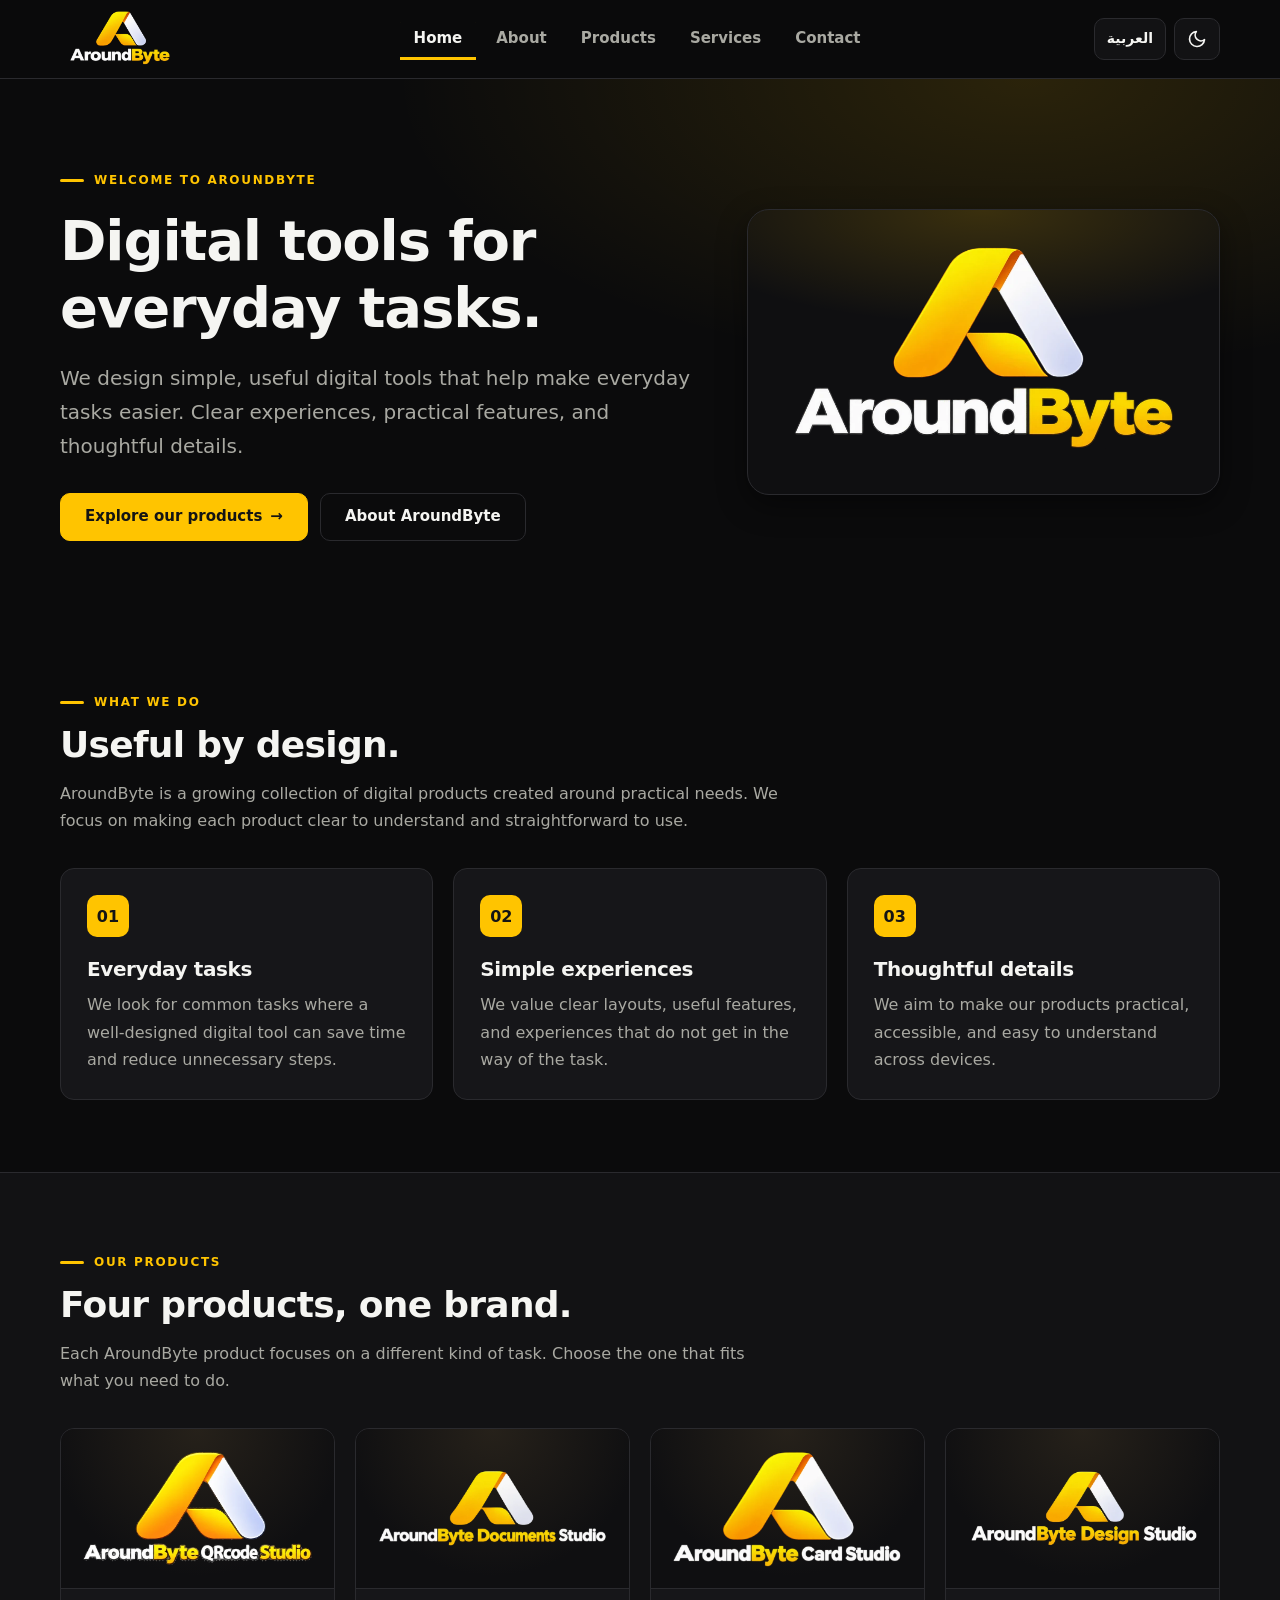
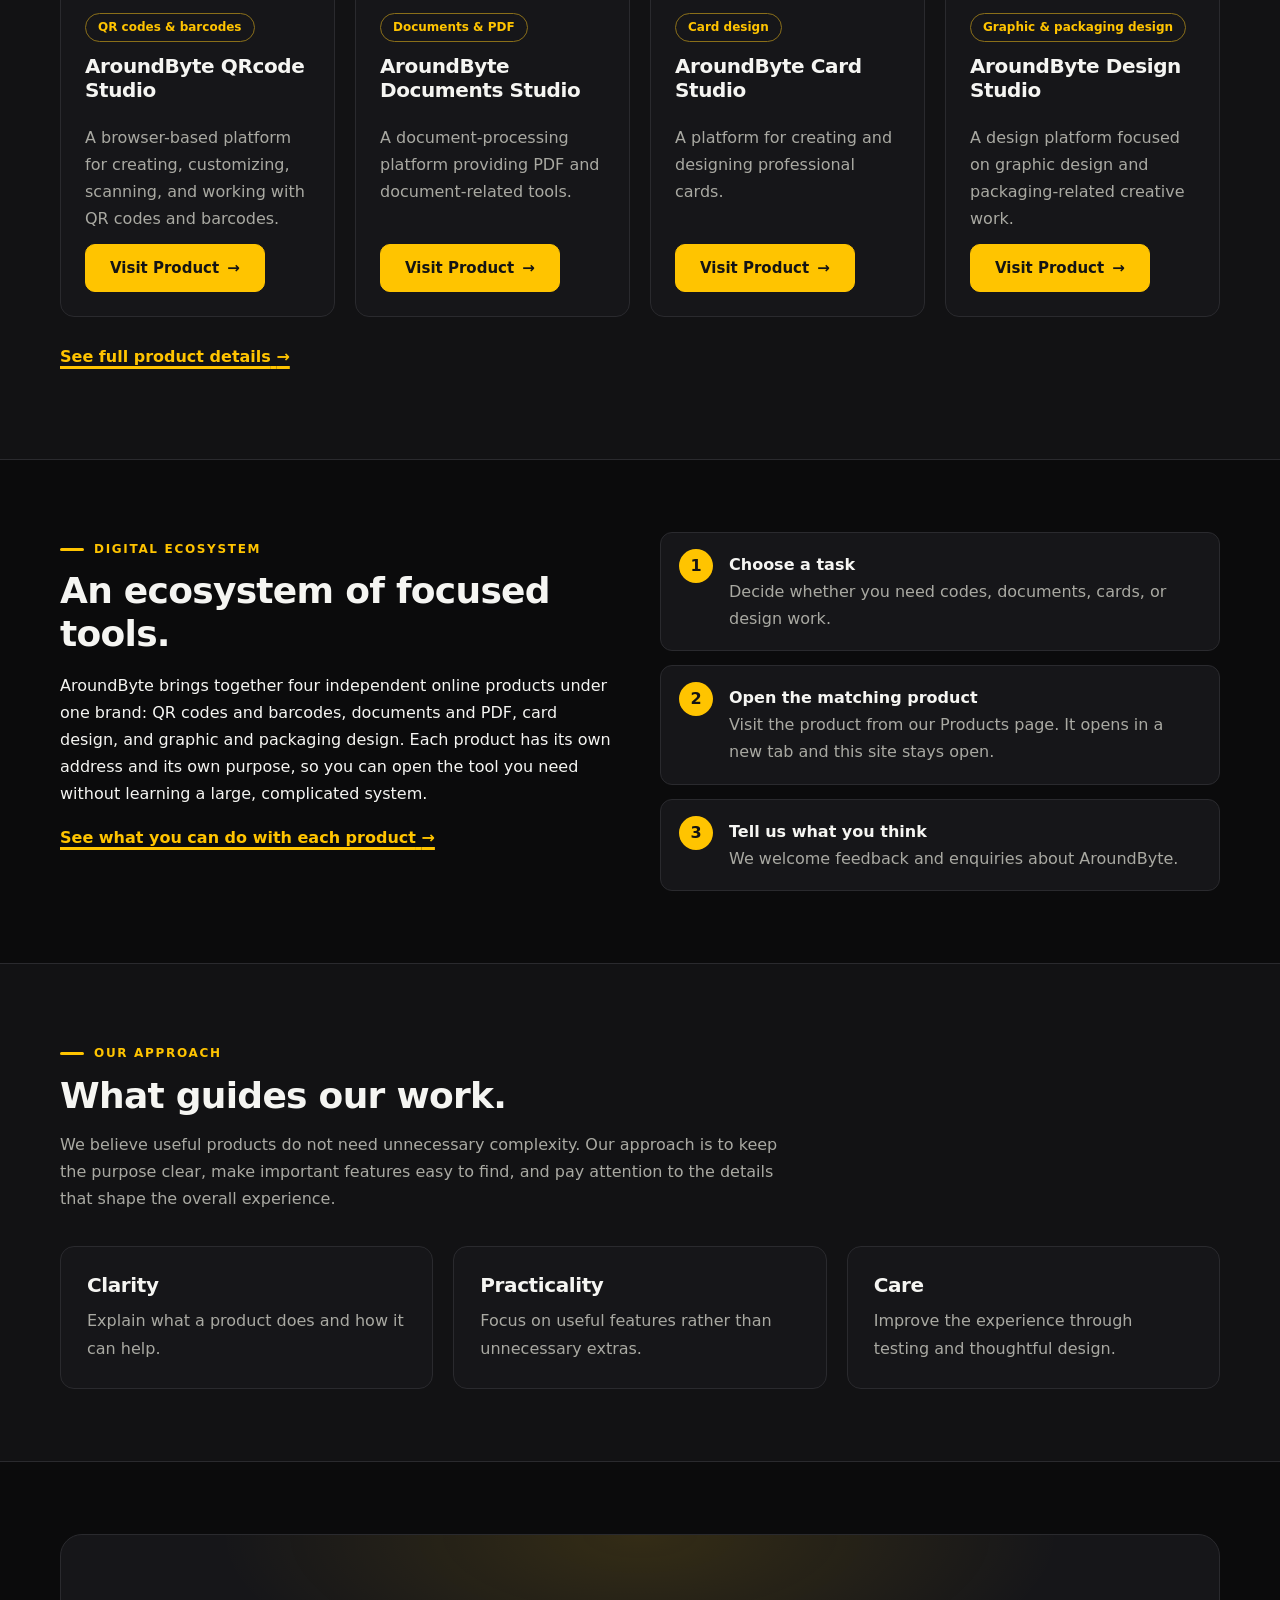
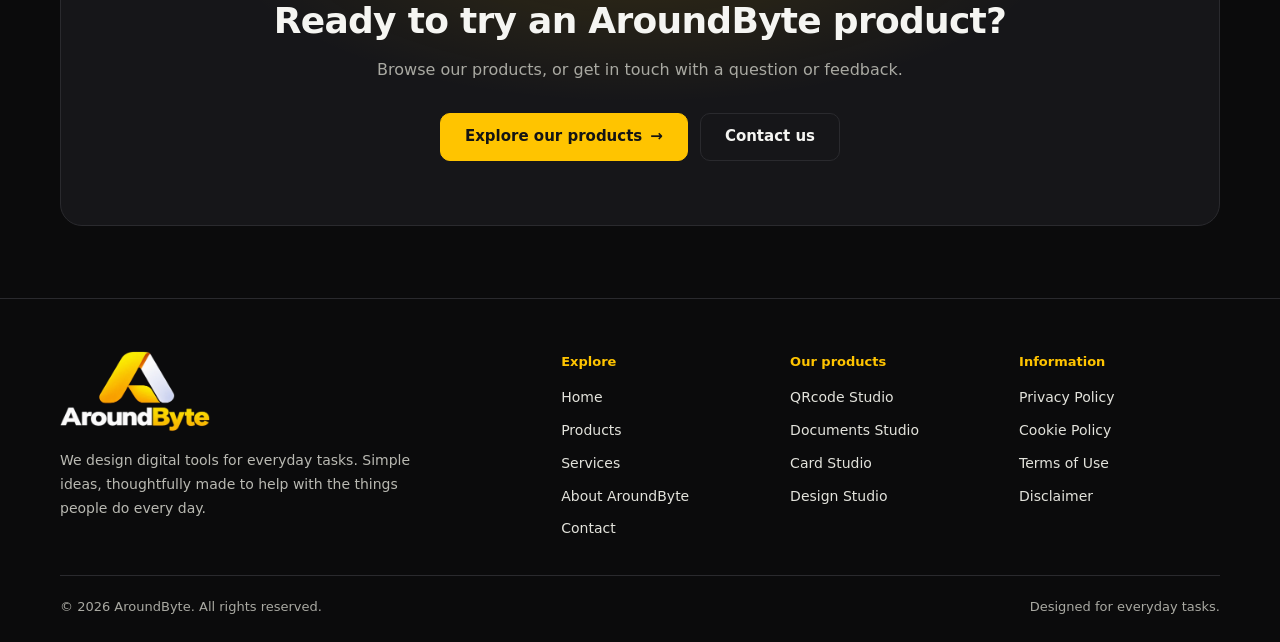
<file: index.html>
<!doctype html>
<html lang="en" dir="ltr" data-theme="dark">
<head>
<script async src="https://pagead2.googlesyndication.com/pagead/js/adsbygoogle.js?client=ca-pub-2368362978436357"
     crossorigin="anonymous"></script>
<meta charset="utf-8">
<meta name="viewport" content="width=device-width, initial-scale=1">
<script>(function(){var d=document.documentElement;try{var th=localStorage.getItem('ab-theme'),lg=localStorage.getItem('ab-lang');d.setAttribute('data-theme',th==='light'?'light':'dark');if(lg==='ar'){d.lang='ar';d.dir='rtl';d.classList.add('i18n-pending');setTimeout(function(){d.classList.remove('i18n-pending')},2000)}}catch(e){d.setAttribute('data-theme','dark')}})();</script>
<title>AroundByte — Digital Tools for Everyday Tasks</title>
<meta name="description" content="AroundByte designs simple digital tools for everyday tasks. Explore our four products: QR code and barcode, documents and PDF, card design, and graphic design.">
<meta name="theme-color" content="#0b0b0c">
<meta name="robots" content="index, follow">
<link rel="canonical" href="https://aroundbyte.com/">
<meta property="og:type" content="website">
<meta property="og:site_name" content="AroundByte">
<meta property="og:title" content="AroundByte — Digital Tools for Everyday Tasks">
<meta property="og:description" content="AroundByte designs simple digital tools for everyday tasks. Explore our four products: QR code and barcode, documents and PDF, card design, and graphic design.">
<meta property="og:url" content="https://aroundbyte.com/">
<meta property="og:image" content="https://aroundbyte.com/assets/og-image.png">
<meta property="og:locale" content="en_US">
<meta name="twitter:card" content="summary_large_image">
<meta name="twitter:title" content="AroundByte — Digital Tools for Everyday Tasks">
<meta name="twitter:description" content="AroundByte designs simple digital tools for everyday tasks. Explore our four products: QR code and barcode, documents and PDF, card design, and graphic design.">
<meta name="twitter:image" content="https://aroundbyte.com/assets/og-image.png">
<link rel="icon" href="assets/favicon.png" type="image/png">
<link rel="icon" href="assets/favicon.svg" type="image/svg+xml">
<link rel="apple-touch-icon" href="assets/apple-touch-icon.png">
<link rel="stylesheet" href="assets/style.css">
<script type="application/ld+json">{"@context": "https://schema.org", "@type": "Organization", "name": "AroundByte", "url": "https://aroundbyte.com/", "logo": "https://aroundbyte.com/assets/favicon.png", "email": "mubarakdigitals26@gmail.com"}</script>
</head>
<body data-page="home">
<a class="skip" href="#main"><span data-i18n="k55">Skip to content</span></a>
<header class="site-header"><div class="container nav-wrap">
<a class="brand" href="index.html" data-i18n-aria-label="k56" aria-label="AroundByte home"><img src="assets/logo-aroundbyte.webp" width="720" height="402" alt="AroundByte logo" decoding="async"></a>
<nav class="nav" id="site-nav" data-i18n-aria-label="k57" aria-label="Main navigation"><a href="index.html" aria-current="page"><span data-i18n="k50">Home</span></a><a href="about.html"><span data-i18n="k51">About</span></a><a href="products.html"><span data-i18n="k52">Products</span></a><a href="services.html"><span data-i18n="k53">Services</span></a><a href="contact.html"><span data-i18n="k54">Contact</span></a></nav>
<div class="tools">
<button class="lang-btn" id="lang-btn" type="button" lang="ar" aria-label="التبديل إلى العربية">العربية</button>
<button class="icon-btn" id="theme-btn" type="button" aria-pressed="false" data-i18n-aria-label="k58" aria-label="Toggle light and dark theme"><svg class="i-sun" viewBox="0 0 24 24" aria-hidden="true"><circle cx="12" cy="12" r="4"/><path d="M12 2v2M12 20v2M4.9 4.9l1.4 1.4M17.7 17.7l1.4 1.4M2 12h2M20 12h2M4.9 19.1l1.4-1.4M17.7 6.3l1.4-1.4"/></svg><svg class="i-moon" viewBox="0 0 24 24" aria-hidden="true"><path d="M21 12.8A9 9 0 1 1 11.2 3a7 7 0 0 0 9.8 9.8z"/></svg></button>
<button class="icon-btn menu-toggle" type="button" aria-expanded="false" aria-controls="site-nav" data-i18n-aria-label="k59" aria-label="Toggle navigation menu"><svg viewBox="0 0 24 24" aria-hidden="true"><path d="M3 6h18M3 12h18M3 18h18"/></svg></button>
</div></div></header>
<main id="main">
<section class="hero"><div class="container hero-grid"><div>
<span class="eyebrow" data-i18n="k12">Welcome to AroundByte</span>
<h1><span data-i18n="k13">Digital tools for everyday tasks.</span></h1>
<p class="lead" data-i18n="k14">We design simple, useful digital tools that help make everyday tasks easier. Clear experiences, practical features, and thoughtful details.</p>
<div class="hero-actions"><a class="button" href="products.html"><span data-i18n="k15">Explore our products</span><span class="arrow" aria-hidden="true">→</span></a><a class="button secondary" href="about.html"><span data-i18n="k16">About AroundByte</span></a></div>
</div><div class="hero-logo"><img src="assets/logo-aroundbyte.webp" width="720" height="402" alt="AroundByte company logo" decoding="async" fetchpriority="high"></div></div></section>

<section class="section"><div class="container">
<div class="section-head"><span class="eyebrow" data-i18n="k17">What we do</span><h2 style="margin-top:10px"><span data-i18n="k18">Useful by design.</span></h2><p data-i18n="k19">AroundByte is a growing collection of digital products created around practical needs. We focus on making each product clear to understand and straightforward to use.</p></div>
<div class="grid g3"><article class="card"><div class="card-mark">01</div><h3><span data-i18n="k0">Everyday tasks</span></h3><p data-i18n="k1">We look for common tasks where a well-designed digital tool can save time and reduce unnecessary steps.</p></article><article class="card"><div class="card-mark">02</div><h3><span data-i18n="k2">Simple experiences</span></h3><p data-i18n="k3">We value clear layouts, useful features, and experiences that do not get in the way of the task.</p></article><article class="card"><div class="card-mark">03</div><h3><span data-i18n="k4">Thoughtful details</span></h3><p data-i18n="k5">We aim to make our products practical, accessible, and easy to understand across devices.</p></article></div></div></section>

<section class="section soft"><div class="container">
<div class="section-head"><span class="eyebrow" data-i18n="k20">Our products</span><h2 style="margin-top:10px"><span data-i18n="k21">Four products, one brand.</span></h2><p data-i18n="k22">Each AroundByte product focuses on a different kind of task. Choose the one that fits what you need to do.</p></div>
<div class="grid g4"><article class="card product"><a class="logo-plate" href="https://qrcodestudio.aroundbyte.com/" target="_blank" rel="noopener noreferrer" tabindex="-1" aria-hidden="true"><img src="assets/logo-qrcode.webp" width="760" height="377" alt="AroundByte QRcode Studio logo" loading="lazy" decoding="async"></a><div class="product-body"><span class="pill" data-i18n="k23">QR codes & barcodes</span><h3>AroundByte QRcode Studio</h3><p data-i18n="k24">A browser-based platform for creating, customizing, scanning, and working with QR codes and barcodes.</p><a class="button" href="https://qrcodestudio.aroundbyte.com/" target="_blank" rel="noopener noreferrer"><span data-i18n="k25">Visit Product</span><span class="arrow" aria-hidden="true">→</span><span class="sr"> — AroundByte QRcode Studio <span data-i18n="k26">(opens in a new tab)</span></span></a></div></article><article class="card product"><a class="logo-plate" href="https://documentsstudio.aroundbyte.com/" target="_blank" rel="noopener noreferrer" tabindex="-1" aria-hidden="true"><img src="assets/logo-documents.webp" width="760" height="258" alt="AroundByte Documents Studio logo" loading="lazy" decoding="async"></a><div class="product-body"><span class="pill" data-i18n="k27">Documents & PDF</span><h3>AroundByte Documents Studio</h3><p data-i18n="k28">A document-processing platform providing PDF and document-related tools.</p><a class="button" href="https://documentsstudio.aroundbyte.com/" target="_blank" rel="noopener noreferrer"><span data-i18n="k25">Visit Product</span><span class="arrow" aria-hidden="true">→</span><span class="sr"> — AroundByte Documents Studio <span data-i18n="k26">(opens in a new tab)</span></span></a></div></article><article class="card product"><a class="logo-plate" href="https://cardstudio.aroundbyte.com/" target="_blank" rel="noopener noreferrer" tabindex="-1" aria-hidden="true"><img src="assets/logo-card.webp" width="760" height="420" alt="AroundByte Card Studio logo" loading="lazy" decoding="async"></a><div class="product-body"><span class="pill" data-i18n="k29">Card design</span><h3>AroundByte Card Studio</h3><p data-i18n="k30">A platform for creating and designing professional cards.</p><a class="button" href="https://cardstudio.aroundbyte.com/" target="_blank" rel="noopener noreferrer"><span data-i18n="k25">Visit Product</span><span class="arrow" aria-hidden="true">→</span><span class="sr"> — AroundByte Card Studio <span data-i18n="k26">(opens in a new tab)</span></span></a></div></article><article class="card product"><a class="logo-plate" href="https://designstudio.aroundbyte.com/" target="_blank" rel="noopener noreferrer" tabindex="-1" aria-hidden="true"><img src="assets/logo-design.webp" width="760" height="249" alt="AroundByte Design Studio logo" loading="lazy" decoding="async"></a><div class="product-body"><span class="pill" data-i18n="k31">Graphic & packaging design</span><h3>AroundByte Design Studio</h3><p data-i18n="k32">A design platform focused on graphic design and packaging-related creative work.</p><a class="button" href="https://designstudio.aroundbyte.com/" target="_blank" rel="noopener noreferrer"><span data-i18n="k25">Visit Product</span><span class="arrow" aria-hidden="true">→</span><span class="sr"> — AroundByte Design Studio <span data-i18n="k26">(opens in a new tab)</span></span></a></div></article></div>
<p style="margin-top:26px"><a class="email-link" href="products.html"><span data-i18n="k33">See full product details</span> <span class="arrow" aria-hidden="true">→</span></a></p>
</div></section>

<section class="section"><div class="container split"><div>
<span class="eyebrow" data-i18n="k34">Digital ecosystem</span><h2 style="margin-top:10px"><span data-i18n="k35">An ecosystem of focused tools.</span></h2>
<p data-i18n="k36">AroundByte brings together four independent online products under one brand: QR codes and barcodes, documents and PDF, card design, and graphic and packaging design. Each product has its own address and its own purpose, so you can open the tool you need without learning a large, complicated system.</p>
<p><a class="email-link" href="services.html"><span data-i18n="k37">See what you can do with each product</span> <span class="arrow" aria-hidden="true">→</span></a></p>
</div><ol class="steps">
<li><strong><span data-i18n="k38">Choose a task</span></strong><span data-i18n="k39">Decide whether you need codes, documents, cards, or design work.</span></li>
<li><strong><span data-i18n="k40">Open the matching product</span></strong><span data-i18n="k41">Visit the product from our Products page. It opens in a new tab and this site stays open.</span></li>
<li><strong><span data-i18n="k42">Tell us what you think</span></strong><span data-i18n="k43">We welcome feedback and enquiries about AroundByte.</span></li></ol></div></section>

<section class="section soft"><div class="container">
<div class="section-head"><span class="eyebrow" data-i18n="k44">Our approach</span><h2 style="margin-top:10px"><span data-i18n="k45">What guides our work.</span></h2><p data-i18n="k46">We believe useful products do not need unnecessary complexity. Our approach is to keep the purpose clear, make important features easy to find, and pay attention to the details that shape the overall experience.</p></div>
<div class="grid g3"><article class="card"><h3><span data-i18n="k6">Clarity</span></h3><p data-i18n="k7">Explain what a product does and how it can help.</p></article><article class="card"><h3><span data-i18n="k8">Practicality</span></h3><p data-i18n="k9">Focus on useful features rather than unnecessary extras.</p></article><article class="card"><h3><span data-i18n="k10">Care</span></h3><p data-i18n="k11">Improve the experience through testing and thoughtful design.</p></article></div></div></section>
<section class="section"><div class="container"><div class="cta"><h2><span data-i18n="k47">Ready to try an AroundByte product?</span></h2><p data-i18n="k48">Browse our products, or get in touch with a question or feedback.</p><div class="hero-actions"><a class="button" href="products.html"><span data-i18n="k15">Explore our products</span><span class="arrow" aria-hidden="true">→</span></a><a class="button secondary" href="contact.html"><span data-i18n="k49">Contact us</span></a></div></div></div></section>
</main>
<footer class="site-footer"><div class="container">
<div class="footer-top">
<div class="footer-brand"><a href="index.html" data-i18n-aria-label="k56" aria-label="AroundByte home"><img src="assets/logo-aroundbyte.webp" width="720" height="402" alt="AroundByte logo" loading="lazy" decoding="async"></a>
<p data-i18n="k60">We design digital tools for everyday tasks. Simple ideas, thoughtfully made to help with the things people do every day.</p></div>
<div class="footer-links">
<div><strong data-i18n="k61">Explore</strong><a href="index.html"><span data-i18n="k50">Home</span></a><a href="products.html"><span data-i18n="k52">Products</span></a><a href="services.html"><span data-i18n="k53">Services</span></a><a href="about.html"><span data-i18n="k16">About AroundByte</span></a><a href="contact.html"><span data-i18n="k54">Contact</span></a></div>
<div><strong data-i18n="k20">Our products</strong><a href="https://qrcodestudio.aroundbyte.com/" target="_blank" rel="noopener noreferrer">QRcode Studio</a><a href="https://documentsstudio.aroundbyte.com/" target="_blank" rel="noopener noreferrer">Documents Studio</a><a href="https://cardstudio.aroundbyte.com/" target="_blank" rel="noopener noreferrer">Card Studio</a><a href="https://designstudio.aroundbyte.com/" target="_blank" rel="noopener noreferrer">Design Studio</a></div>
<div><strong data-i18n="k62">Information</strong><a href="privacy-policy.html"><span data-i18n="k63">Privacy Policy</span></a><a href="cookie-policy.html"><span data-i18n="k64">Cookie Policy</span></a><a href="terms.html"><span data-i18n="k65">Terms of Use</span></a><a href="disclaimer.html"><span data-i18n="k66">Disclaimer</span></a></div>
</div></div>
<div class="footer-bottom"><span>© <span data-year></span> AroundByte. <span data-i18n="k67">All rights reserved.</span></span><span data-i18n="k68">Designed for everyday tasks.</span></div>
</div></footer>
<script src="assets/i18n.js"></script>
<script src="assets/site.js"></script>
</body></html>
</file>
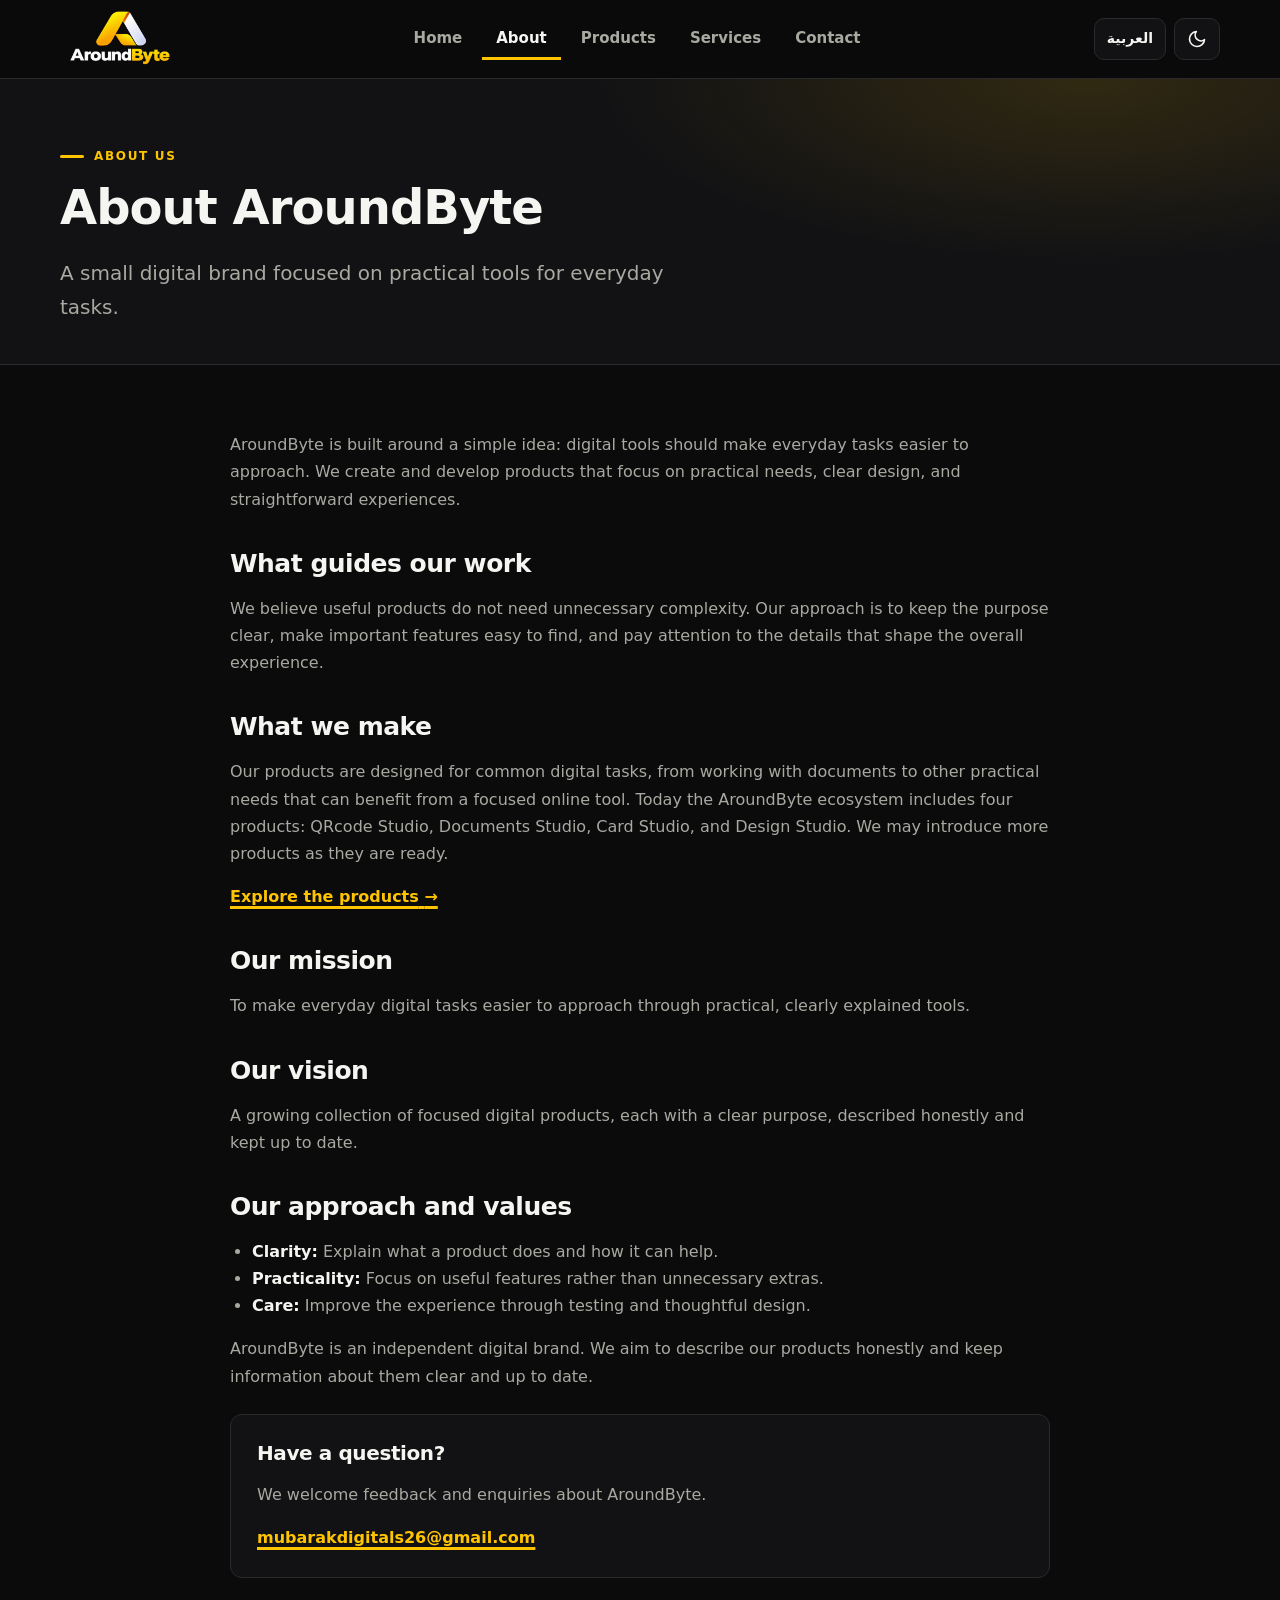
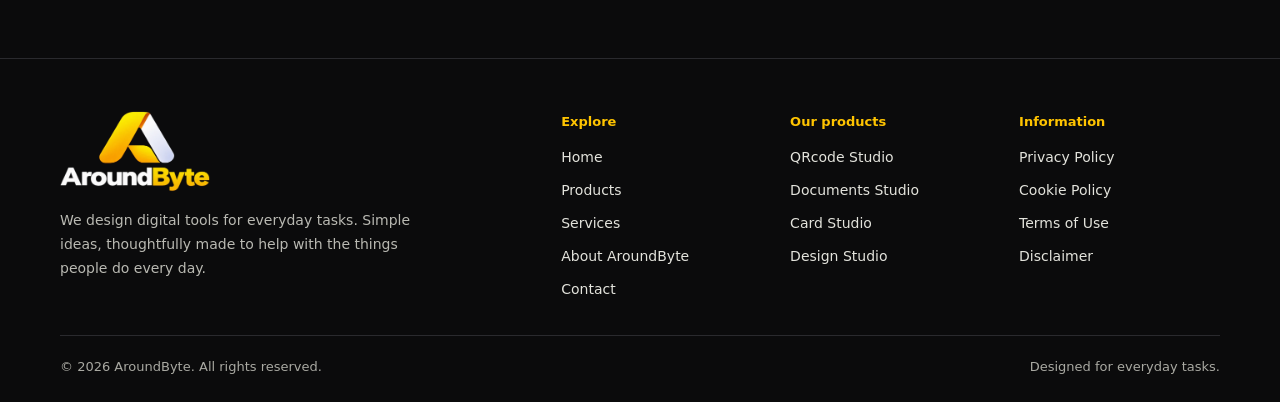
<file: about.html>
<!doctype html>
<html lang="en" dir="ltr" data-theme="dark">
<head>
<script async src="https://pagead2.googlesyndication.com/pagead/js/adsbygoogle.js?client=ca-pub-2368362978436357"
     crossorigin="anonymous"></script>
<meta charset="utf-8">
<meta name="viewport" content="width=device-width, initial-scale=1">
<script>(function(){var d=document.documentElement;try{var th=localStorage.getItem('ab-theme'),lg=localStorage.getItem('ab-lang');d.setAttribute('data-theme',th==='light'?'light':'dark');if(lg==='ar'){d.lang='ar';d.dir='rtl';d.classList.add('i18n-pending');setTimeout(function(){d.classList.remove('i18n-pending')},2000)}}catch(e){d.setAttribute('data-theme','dark')}})();</script>
<title>About AroundByte — Practical Digital Tools</title>
<meta name="description" content="Learn about AroundByte, an independent digital brand creating practical tools for everyday tasks: our mission, vision, values, and product ecosystem.">
<meta name="theme-color" content="#0b0b0c">
<meta name="robots" content="index, follow">
<link rel="canonical" href="https://aroundbyte.com/about.html">
<meta property="og:type" content="website">
<meta property="og:site_name" content="AroundByte">
<meta property="og:title" content="About AroundByte — Practical Digital Tools">
<meta property="og:description" content="Learn about AroundByte, an independent digital brand creating practical tools for everyday tasks: our mission, vision, values, and product ecosystem.">
<meta property="og:url" content="https://aroundbyte.com/about.html">
<meta property="og:image" content="https://aroundbyte.com/assets/og-image.png">
<meta property="og:locale" content="en_US">
<meta name="twitter:card" content="summary_large_image">
<meta name="twitter:title" content="About AroundByte — Practical Digital Tools">
<meta name="twitter:description" content="Learn about AroundByte, an independent digital brand creating practical tools for everyday tasks: our mission, vision, values, and product ecosystem.">
<meta name="twitter:image" content="https://aroundbyte.com/assets/og-image.png">
<link rel="icon" href="assets/favicon.png" type="image/png">
<link rel="icon" href="assets/favicon.svg" type="image/svg+xml">
<link rel="apple-touch-icon" href="assets/apple-touch-icon.png">
<link rel="stylesheet" href="assets/style.css">
</head>
<body data-page="about">
<a class="skip" href="#main"><span data-i18n="k55">Skip to content</span></a>
<header class="site-header"><div class="container nav-wrap">
<a class="brand" href="index.html" data-i18n-aria-label="k56" aria-label="AroundByte home"><img src="assets/logo-aroundbyte.webp" width="720" height="402" alt="AroundByte logo" decoding="async"></a>
<nav class="nav" id="site-nav" data-i18n-aria-label="k57" aria-label="Main navigation"><a href="index.html"><span data-i18n="k50">Home</span></a><a href="about.html" aria-current="page"><span data-i18n="k51">About</span></a><a href="products.html"><span data-i18n="k52">Products</span></a><a href="services.html"><span data-i18n="k53">Services</span></a><a href="contact.html"><span data-i18n="k54">Contact</span></a></nav>
<div class="tools">
<button class="lang-btn" id="lang-btn" type="button" lang="ar" aria-label="التبديل إلى العربية">العربية</button>
<button class="icon-btn" id="theme-btn" type="button" aria-pressed="false" data-i18n-aria-label="k58" aria-label="Toggle light and dark theme"><svg class="i-sun" viewBox="0 0 24 24" aria-hidden="true"><circle cx="12" cy="12" r="4"/><path d="M12 2v2M12 20v2M4.9 4.9l1.4 1.4M17.7 17.7l1.4 1.4M2 12h2M20 12h2M4.9 19.1l1.4-1.4M17.7 6.3l1.4-1.4"/></svg><svg class="i-moon" viewBox="0 0 24 24" aria-hidden="true"><path d="M21 12.8A9 9 0 1 1 11.2 3a7 7 0 0 0 9.8 9.8z"/></svg></button>
<button class="icon-btn menu-toggle" type="button" aria-expanded="false" aria-controls="site-nav" data-i18n-aria-label="k59" aria-label="Toggle navigation menu"><svg viewBox="0 0 24 24" aria-hidden="true"><path d="M3 6h18M3 12h18M3 18h18"/></svg></button>
</div></div></header>
<main id="main">
<section class="page-hero"><div class="container"><span class="eyebrow" data-i18n="k72">About us</span><h1 style="margin-top:12px"><span data-i18n="k16">About AroundByte</span></h1><p class="lead"><span data-i18n="k73">A small digital brand focused on practical tools for everyday tasks.</span></p></div></section>
<div class="container content">
<p data-i18n="k74">AroundByte is built around a simple idea: digital tools should make everyday tasks easier to approach. We create and develop products that focus on practical needs, clear design, and straightforward experiences.</p>
<h2><span data-i18n="k75">What guides our work</span></h2>
<p data-i18n="k46">We believe useful products do not need unnecessary complexity. Our approach is to keep the purpose clear, make important features easy to find, and pay attention to the details that shape the overall experience.</p>
<h2><span data-i18n="k76">What we make</span></h2>
<p data-i18n="k77">Our products are designed for common digital tasks, from working with documents to other practical needs that can benefit from a focused online tool. Today the AroundByte ecosystem includes four products: QRcode Studio, Documents Studio, Card Studio, and Design Studio. We may introduce more products as they are ready.</p>
<p><a class="email-link" href="products.html"><span data-i18n="k78">Explore the products</span> <span class="arrow" aria-hidden="true">→</span></a></p>
<h2><span data-i18n="k79">Our mission</span></h2>
<p data-i18n="k80">To make everyday digital tasks easier to approach through practical, clearly explained tools.</p>
<h2><span data-i18n="k81">Our vision</span></h2>
<p data-i18n="k82">A growing collection of focused digital products, each with a clear purpose, described honestly and kept up to date.</p>
<h2><span data-i18n="k83">Our approach and values</span></h2>
<ul><li><strong><span data-i18n="k69">Clarity:</span></strong> <span data-i18n="k7">Explain what a product does and how it can help.</span></li><li><strong><span data-i18n="k70">Practicality:</span></strong> <span data-i18n="k9">Focus on useful features rather than unnecessary extras.</span></li><li><strong><span data-i18n="k71">Care:</span></strong> <span data-i18n="k11">Improve the experience through testing and thoughtful design.</span></li></ul>
<p data-i18n="k84">AroundByte is an independent digital brand. We aim to describe our products honestly and keep information about them clear and up to date.</p>
<div class="contact-panel"><h3><span data-i18n="k85">Have a question?</span></h3><p data-i18n="k43">We welcome feedback and enquiries about AroundByte.</p><a class="email-link" href="mailto:mubarakdigitals26@gmail.com">mubarakdigitals26@gmail.com</a></div>
</div>
</main>
<footer class="site-footer"><div class="container">
<div class="footer-top">
<div class="footer-brand"><a href="index.html" data-i18n-aria-label="k56" aria-label="AroundByte home"><img src="assets/logo-aroundbyte.webp" width="720" height="402" alt="AroundByte logo" loading="lazy" decoding="async"></a>
<p data-i18n="k60">We design digital tools for everyday tasks. Simple ideas, thoughtfully made to help with the things people do every day.</p></div>
<div class="footer-links">
<div><strong data-i18n="k61">Explore</strong><a href="index.html"><span data-i18n="k50">Home</span></a><a href="products.html"><span data-i18n="k52">Products</span></a><a href="services.html"><span data-i18n="k53">Services</span></a><a href="about.html"><span data-i18n="k16">About AroundByte</span></a><a href="contact.html"><span data-i18n="k54">Contact</span></a></div>
<div><strong data-i18n="k20">Our products</strong><a href="https://qrcodestudio.aroundbyte.com/" target="_blank" rel="noopener noreferrer">QRcode Studio</a><a href="https://documentsstudio.aroundbyte.com/" target="_blank" rel="noopener noreferrer">Documents Studio</a><a href="https://cardstudio.aroundbyte.com/" target="_blank" rel="noopener noreferrer">Card Studio</a><a href="https://designstudio.aroundbyte.com/" target="_blank" rel="noopener noreferrer">Design Studio</a></div>
<div><strong data-i18n="k62">Information</strong><a href="privacy-policy.html"><span data-i18n="k63">Privacy Policy</span></a><a href="cookie-policy.html"><span data-i18n="k64">Cookie Policy</span></a><a href="terms.html"><span data-i18n="k65">Terms of Use</span></a><a href="disclaimer.html"><span data-i18n="k66">Disclaimer</span></a></div>
</div></div>
<div class="footer-bottom"><span>© <span data-year></span> AroundByte. <span data-i18n="k67">All rights reserved.</span></span><span data-i18n="k68">Designed for everyday tasks.</span></div>
</div></footer>
<script src="assets/i18n.js"></script>
<script src="assets/site.js"></script>
</body></html>
</file>
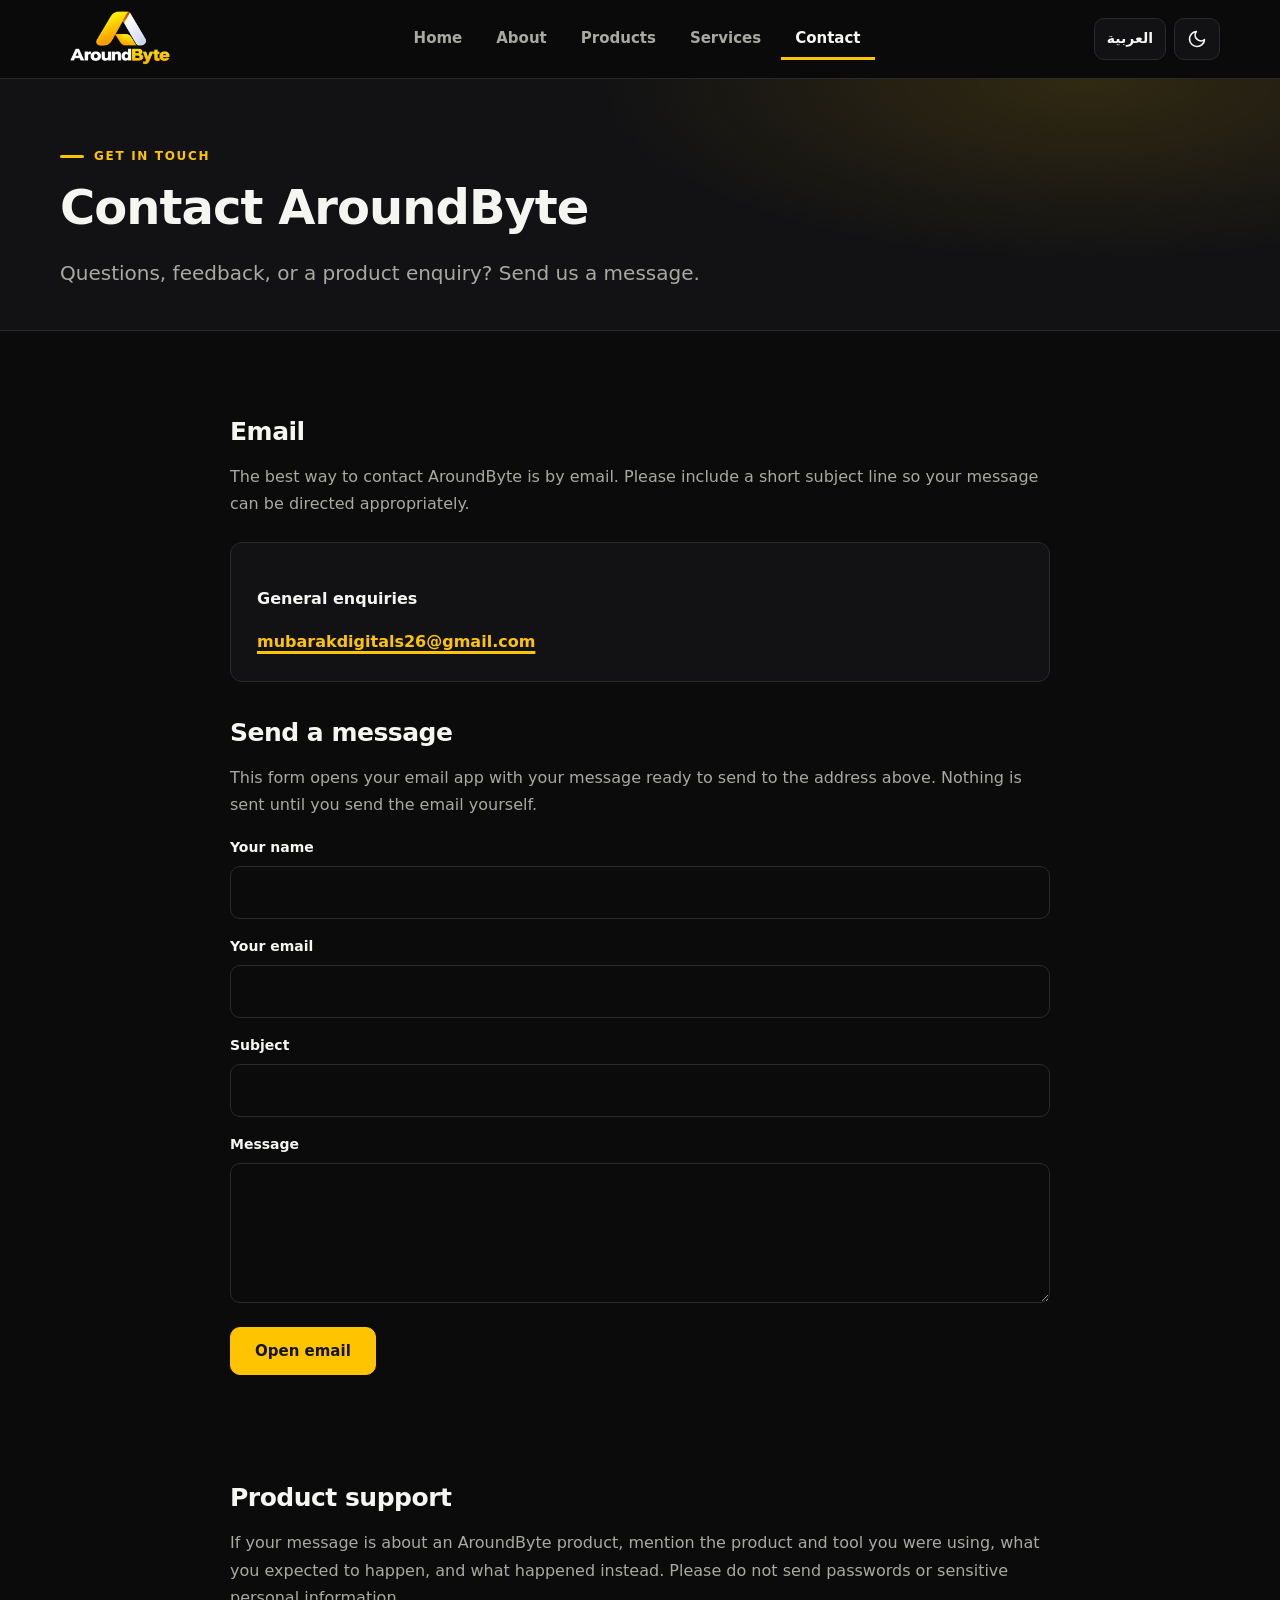
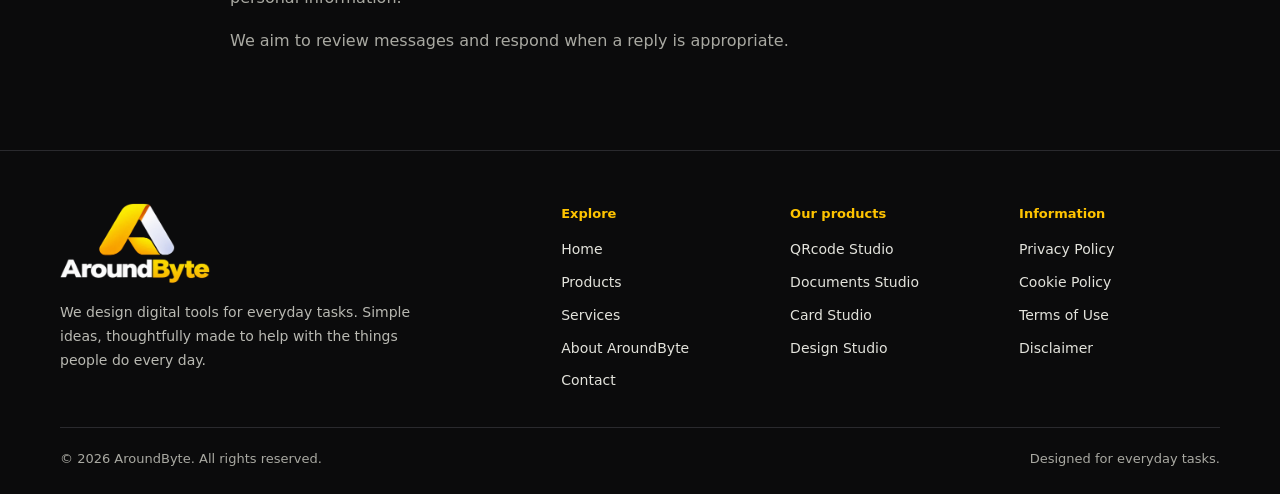
<file: contact.html>
<!doctype html>
<html lang="en" dir="ltr" data-theme="dark">
<head>
<script async src="https://pagead2.googlesyndication.com/pagead/js/adsbygoogle.js?client=ca-pub-2368362978436357"
     crossorigin="anonymous"></script>
<meta charset="utf-8">
<meta name="viewport" content="width=device-width, initial-scale=1">
<script>(function(){var d=document.documentElement;try{var th=localStorage.getItem('ab-theme'),lg=localStorage.getItem('ab-lang');d.setAttribute('data-theme',th==='light'?'light':'dark');if(lg==='ar'){d.lang='ar';d.dir='rtl';d.classList.add('i18n-pending');setTimeout(function(){d.classList.remove('i18n-pending')},2000)}}catch(e){d.setAttribute('data-theme','dark')}})();</script>
<title>Contact AroundByte</title>
<meta name="description" content="Contact AroundByte by email with questions, feedback, or product enquiries. Find out what to include for product support.">
<meta name="theme-color" content="#0b0b0c">
<meta name="robots" content="index, follow">
<link rel="canonical" href="https://aroundbyte.com/contact.html">
<meta property="og:type" content="website">
<meta property="og:site_name" content="AroundByte">
<meta property="og:title" content="Contact AroundByte">
<meta property="og:description" content="Contact AroundByte by email with questions, feedback, or product enquiries. Find out what to include for product support.">
<meta property="og:url" content="https://aroundbyte.com/contact.html">
<meta property="og:image" content="https://aroundbyte.com/assets/og-image.png">
<meta property="og:locale" content="en_US">
<meta name="twitter:card" content="summary_large_image">
<meta name="twitter:title" content="Contact AroundByte">
<meta name="twitter:description" content="Contact AroundByte by email with questions, feedback, or product enquiries. Find out what to include for product support.">
<meta name="twitter:image" content="https://aroundbyte.com/assets/og-image.png">
<link rel="icon" href="assets/favicon.png" type="image/png">
<link rel="icon" href="assets/favicon.svg" type="image/svg+xml">
<link rel="apple-touch-icon" href="assets/apple-touch-icon.png">
<link rel="stylesheet" href="assets/style.css">
</head>
<body data-page="contact">
<a class="skip" href="#main"><span data-i18n="k55">Skip to content</span></a>
<header class="site-header"><div class="container nav-wrap">
<a class="brand" href="index.html" data-i18n-aria-label="k56" aria-label="AroundByte home"><img src="assets/logo-aroundbyte.webp" width="720" height="402" alt="AroundByte logo" decoding="async"></a>
<nav class="nav" id="site-nav" data-i18n-aria-label="k57" aria-label="Main navigation"><a href="index.html"><span data-i18n="k50">Home</span></a><a href="about.html"><span data-i18n="k51">About</span></a><a href="products.html"><span data-i18n="k52">Products</span></a><a href="services.html"><span data-i18n="k53">Services</span></a><a href="contact.html" aria-current="page"><span data-i18n="k54">Contact</span></a></nav>
<div class="tools">
<button class="lang-btn" id="lang-btn" type="button" lang="ar" aria-label="التبديل إلى العربية">العربية</button>
<button class="icon-btn" id="theme-btn" type="button" aria-pressed="false" data-i18n-aria-label="k58" aria-label="Toggle light and dark theme"><svg class="i-sun" viewBox="0 0 24 24" aria-hidden="true"><circle cx="12" cy="12" r="4"/><path d="M12 2v2M12 20v2M4.9 4.9l1.4 1.4M17.7 17.7l1.4 1.4M2 12h2M20 12h2M4.9 19.1l1.4-1.4M17.7 6.3l1.4-1.4"/></svg><svg class="i-moon" viewBox="0 0 24 24" aria-hidden="true"><path d="M21 12.8A9 9 0 1 1 11.2 3a7 7 0 0 0 9.8 9.8z"/></svg></button>
<button class="icon-btn menu-toggle" type="button" aria-expanded="false" aria-controls="site-nav" data-i18n-aria-label="k59" aria-label="Toggle navigation menu"><svg viewBox="0 0 24 24" aria-hidden="true"><path d="M3 6h18M3 12h18M3 18h18"/></svg></button>
</div></div></header>
<main id="main">
<section class="page-hero"><div class="container"><span class="eyebrow" data-i18n="k137">Get in touch</span><h1 style="margin-top:12px"><span data-i18n="k130">Contact AroundByte</span></h1><p class="lead"><span data-i18n="k138">Questions, feedback, or a product enquiry? Send us a message.</span></p></div></section>
<div class="container content">
<h2><span data-i18n="k139">Email</span></h2>
<p data-i18n="k140">The best way to contact AroundByte is by email. Please include a short subject line so your message can be directed appropriately.</p>
<div class="contact-panel"><p><strong><span data-i18n="k141">General enquiries</span></strong></p><a class="email-link" href="mailto:mubarakdigitals26@gmail.com">mubarakdigitals26@gmail.com</a></div>
<h2><span data-i18n="k142">Send a message</span></h2>
<p data-i18n="k143">This form opens your email app with your message ready to send to the address above. Nothing is sent until you send the email yourself.</p>
<form id="contact-form" novalidate>
<div><label for="f-name"><span data-i18n="k144">Your name</span></label><input id="f-name" name="name" type="text" autocomplete="name" required></div>
<div><label for="f-email"><span data-i18n="k145">Your email</span></label><input id="f-email" name="email" type="email" autocomplete="email" required></div>
<div><label for="f-subject"><span data-i18n="k146">Subject</span></label><input id="f-subject" name="subject" type="text" required></div>
<div><label for="f-message"><span data-i18n="k147">Message</span></label><textarea id="f-message" name="message" required></textarea></div>
<button class="button" type="submit" style="justify-self:start"><span data-i18n="k148">Open email</span></button>
<p id="form-msg" class="msg" role="status" aria-live="polite" data-err="Please complete every field with a valid email address." data-ok="Opening your email app…"></p>
</form>
<h2><span data-i18n="k149">Product support</span></h2>
<p data-i18n="k150">If your message is about an AroundByte product, mention the product and tool you were using, what you expected to happen, and what happened instead. Please do not send passwords or sensitive personal information.</p>
<p data-i18n="k151">We aim to review messages and respond when a reply is appropriate.</p>
</div>
</main>
<footer class="site-footer"><div class="container">
<div class="footer-top">
<div class="footer-brand"><a href="index.html" data-i18n-aria-label="k56" aria-label="AroundByte home"><img src="assets/logo-aroundbyte.webp" width="720" height="402" alt="AroundByte logo" loading="lazy" decoding="async"></a>
<p data-i18n="k60">We design digital tools for everyday tasks. Simple ideas, thoughtfully made to help with the things people do every day.</p></div>
<div class="footer-links">
<div><strong data-i18n="k61">Explore</strong><a href="index.html"><span data-i18n="k50">Home</span></a><a href="products.html"><span data-i18n="k52">Products</span></a><a href="services.html"><span data-i18n="k53">Services</span></a><a href="about.html"><span data-i18n="k16">About AroundByte</span></a><a href="contact.html"><span data-i18n="k54">Contact</span></a></div>
<div><strong data-i18n="k20">Our products</strong><a href="https://qrcodestudio.aroundbyte.com/" target="_blank" rel="noopener noreferrer">QRcode Studio</a><a href="https://documentsstudio.aroundbyte.com/" target="_blank" rel="noopener noreferrer">Documents Studio</a><a href="https://cardstudio.aroundbyte.com/" target="_blank" rel="noopener noreferrer">Card Studio</a><a href="https://designstudio.aroundbyte.com/" target="_blank" rel="noopener noreferrer">Design Studio</a></div>
<div><strong data-i18n="k62">Information</strong><a href="privacy-policy.html"><span data-i18n="k63">Privacy Policy</span></a><a href="cookie-policy.html"><span data-i18n="k64">Cookie Policy</span></a><a href="terms.html"><span data-i18n="k65">Terms of Use</span></a><a href="disclaimer.html"><span data-i18n="k66">Disclaimer</span></a></div>
</div></div>
<div class="footer-bottom"><span>© <span data-year></span> AroundByte. <span data-i18n="k67">All rights reserved.</span></span><span data-i18n="k68">Designed for everyday tasks.</span></div>
</div></footer>
<script src="assets/i18n.js"></script>
<script src="assets/site.js"></script>
</body></html>
</file>
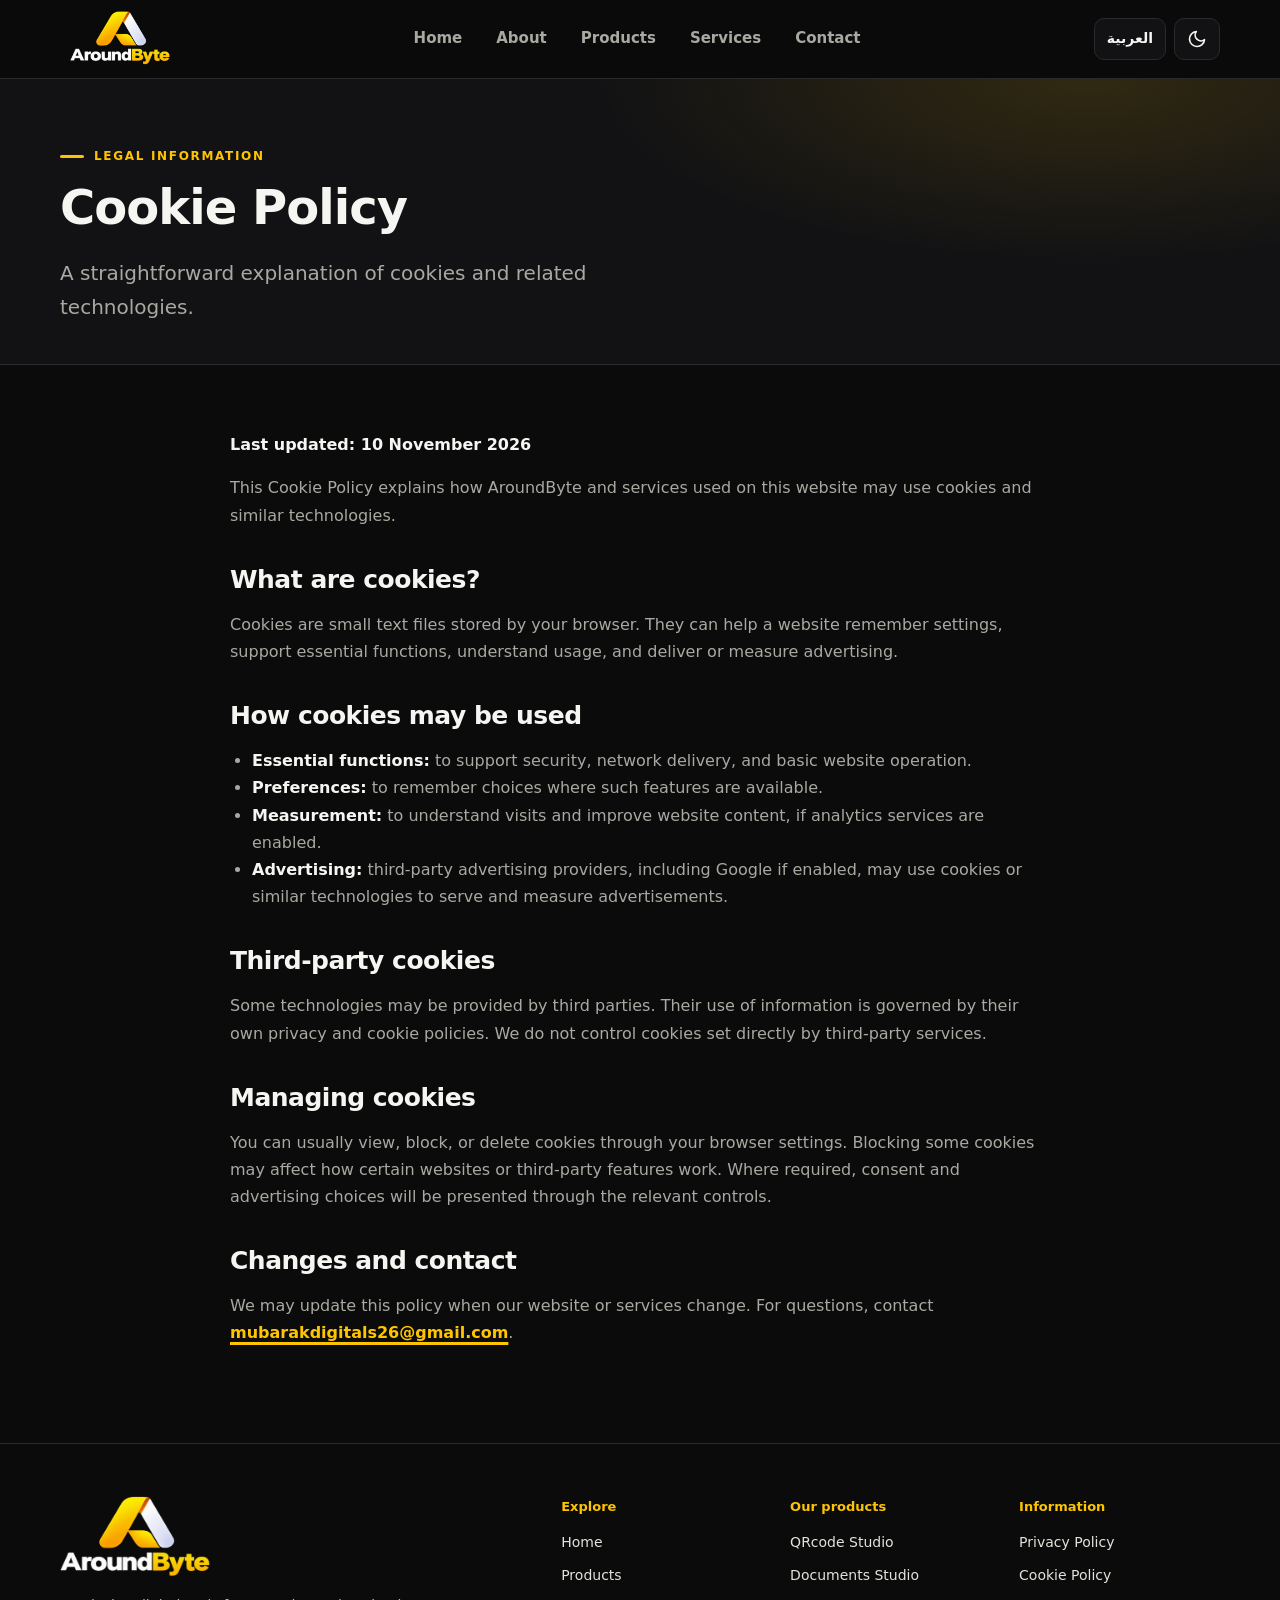
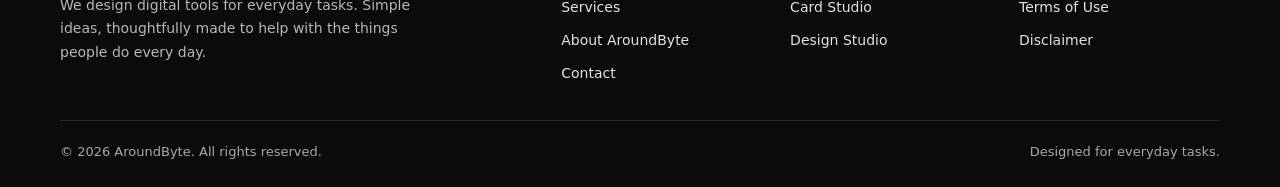
<file: cookie-policy.html>
<!doctype html>
<html lang="en" dir="ltr" data-theme="dark">
<head>
<script async src="https://pagead2.googlesyndication.com/pagead/js/adsbygoogle.js?client=ca-pub-2368362978436357"
     crossorigin="anonymous"></script>
<meta charset="utf-8">
<meta name="viewport" content="width=device-width, initial-scale=1">
<script>(function(){var d=document.documentElement;try{var th=localStorage.getItem('ab-theme'),lg=localStorage.getItem('ab-lang');d.setAttribute('data-theme',th==='light'?'light':'dark');if(lg==='ar'){d.lang='ar';d.dir='rtl';d.classList.add('i18n-pending');setTimeout(function(){d.classList.remove('i18n-pending')},2000)}}catch(e){d.setAttribute('data-theme','dark')}})();</script>
<title>Cookie Policy — AroundByte</title>
<meta name="description" content="Understand how cookies and similar technologies may be used on the AroundByte website and how you can manage them.">
<meta name="theme-color" content="#0b0b0c">
<meta name="robots" content="index, follow">
<link rel="canonical" href="https://aroundbyte.com/cookie-policy.html">
<meta property="og:type" content="website">
<meta property="og:site_name" content="AroundByte">
<meta property="og:title" content="Cookie Policy — AroundByte">
<meta property="og:description" content="Understand how cookies and similar technologies may be used on the AroundByte website and how you can manage them.">
<meta property="og:url" content="https://aroundbyte.com/cookie-policy.html">
<meta property="og:image" content="https://aroundbyte.com/assets/og-image.png">
<meta property="og:locale" content="en_US">
<meta name="twitter:card" content="summary_large_image">
<meta name="twitter:title" content="Cookie Policy — AroundByte">
<meta name="twitter:description" content="Understand how cookies and similar technologies may be used on the AroundByte website and how you can manage them.">
<meta name="twitter:image" content="https://aroundbyte.com/assets/og-image.png">
<link rel="icon" href="assets/favicon.png" type="image/png">
<link rel="icon" href="assets/favicon.svg" type="image/svg+xml">
<link rel="apple-touch-icon" href="assets/apple-touch-icon.png">
<link rel="stylesheet" href="assets/style.css">
</head>
<body data-page="cookie">
<a class="skip" href="#main"><span data-i18n="k55">Skip to content</span></a>
<header class="site-header"><div class="container nav-wrap">
<a class="brand" href="index.html" data-i18n-aria-label="k56" aria-label="AroundByte home"><img src="assets/logo-aroundbyte.webp" width="720" height="402" alt="AroundByte logo" decoding="async"></a>
<nav class="nav" id="site-nav" data-i18n-aria-label="k57" aria-label="Main navigation"><a href="index.html"><span data-i18n="k50">Home</span></a><a href="about.html"><span data-i18n="k51">About</span></a><a href="products.html"><span data-i18n="k52">Products</span></a><a href="services.html"><span data-i18n="k53">Services</span></a><a href="contact.html"><span data-i18n="k54">Contact</span></a></nav>
<div class="tools">
<button class="lang-btn" id="lang-btn" type="button" lang="ar" aria-label="التبديل إلى العربية">العربية</button>
<button class="icon-btn" id="theme-btn" type="button" aria-pressed="false" data-i18n-aria-label="k58" aria-label="Toggle light and dark theme"><svg class="i-sun" viewBox="0 0 24 24" aria-hidden="true"><circle cx="12" cy="12" r="4"/><path d="M12 2v2M12 20v2M4.9 4.9l1.4 1.4M17.7 17.7l1.4 1.4M2 12h2M20 12h2M4.9 19.1l1.4-1.4M17.7 6.3l1.4-1.4"/></svg><svg class="i-moon" viewBox="0 0 24 24" aria-hidden="true"><path d="M21 12.8A9 9 0 1 1 11.2 3a7 7 0 0 0 9.8 9.8z"/></svg></button>
<button class="icon-btn menu-toggle" type="button" aria-expanded="false" aria-controls="site-nav" data-i18n-aria-label="k59" aria-label="Toggle navigation menu"><svg viewBox="0 0 24 24" aria-hidden="true"><path d="M3 6h18M3 12h18M3 18h18"/></svg></button>
</div></div></header>
<main id="main">
<section class="page-hero"><div class="container"><span class="eyebrow" data-i18n="k179">Legal information</span><h1 style="margin-top:12px"><span data-i18n="k64">Cookie Policy</span></h1><p class="lead"><span data-i18n="k212">A straightforward explanation of cookies and related technologies.</span></p></div></section>
<div class="container content"><p><strong data-i18n="k152">Last updated: 10 November 2026</strong></p>
<p data-i18n="k198">This Cookie Policy explains how AroundByte and services used on this website may use cookies and similar technologies.</p>
<h2 data-i18n="k199">What are cookies?</h2>
<p data-i18n="k200">Cookies are small text files stored by your browser. They can help a website remember settings, support essential functions, understand usage, and deliver or measure advertising.</p>
<h2 data-i18n="k201">How cookies may be used</h2>
<ul><li><span data-i18n="k202"><strong>Essential functions:</strong> to support security, network delivery, and basic website operation.</span></li><li><span data-i18n="k203"><strong>Preferences:</strong> to remember choices where such features are available.</span></li><li><span data-i18n="k204"><strong>Measurement:</strong> to understand visits and improve website content, if analytics services are enabled.</span></li><li><span data-i18n="k205"><strong>Advertising:</strong> third-party advertising providers, including Google if enabled, may use cookies or similar technologies to serve and measure advertisements.</span></li></ul>
<h2 data-i18n="k206">Third-party cookies</h2>
<p data-i18n="k207">Some technologies may be provided by third parties. Their use of information is governed by their own privacy and cookie policies. We do not control cookies set directly by third-party services.</p>
<h2 data-i18n="k208">Managing cookies</h2>
<p data-i18n="k209">You can usually view, block, or delete cookies through your browser settings. Blocking some cookies may affect how certain websites or third-party features work. Where required, consent and advertising choices will be presented through the relevant controls.</p>
<h2 data-i18n="k210">Changes and contact</h2>
<p data-i18n="k211">We may update this policy when our website or services change. For questions, contact <a class="email-link" href="mailto:mubarakdigitals26@gmail.com">mubarakdigitals26@gmail.com</a>.</p></div>
</main>
<footer class="site-footer"><div class="container">
<div class="footer-top">
<div class="footer-brand"><a href="index.html" data-i18n-aria-label="k56" aria-label="AroundByte home"><img src="assets/logo-aroundbyte.webp" width="720" height="402" alt="AroundByte logo" loading="lazy" decoding="async"></a>
<p data-i18n="k60">We design digital tools for everyday tasks. Simple ideas, thoughtfully made to help with the things people do every day.</p></div>
<div class="footer-links">
<div><strong data-i18n="k61">Explore</strong><a href="index.html"><span data-i18n="k50">Home</span></a><a href="products.html"><span data-i18n="k52">Products</span></a><a href="services.html"><span data-i18n="k53">Services</span></a><a href="about.html"><span data-i18n="k16">About AroundByte</span></a><a href="contact.html"><span data-i18n="k54">Contact</span></a></div>
<div><strong data-i18n="k20">Our products</strong><a href="https://qrcodestudio.aroundbyte.com/" target="_blank" rel="noopener noreferrer">QRcode Studio</a><a href="https://documentsstudio.aroundbyte.com/" target="_blank" rel="noopener noreferrer">Documents Studio</a><a href="https://cardstudio.aroundbyte.com/" target="_blank" rel="noopener noreferrer">Card Studio</a><a href="https://designstudio.aroundbyte.com/" target="_blank" rel="noopener noreferrer">Design Studio</a></div>
<div><strong data-i18n="k62">Information</strong><a href="privacy-policy.html"><span data-i18n="k63">Privacy Policy</span></a><a href="cookie-policy.html"><span data-i18n="k64">Cookie Policy</span></a><a href="terms.html"><span data-i18n="k65">Terms of Use</span></a><a href="disclaimer.html"><span data-i18n="k66">Disclaimer</span></a></div>
</div></div>
<div class="footer-bottom"><span>© <span data-year></span> AroundByte. <span data-i18n="k67">All rights reserved.</span></span><span data-i18n="k68">Designed for everyday tasks.</span></div>
</div></footer>
<script src="assets/i18n.js"></script>
<script src="assets/site.js"></script>
</body></html>
</file>
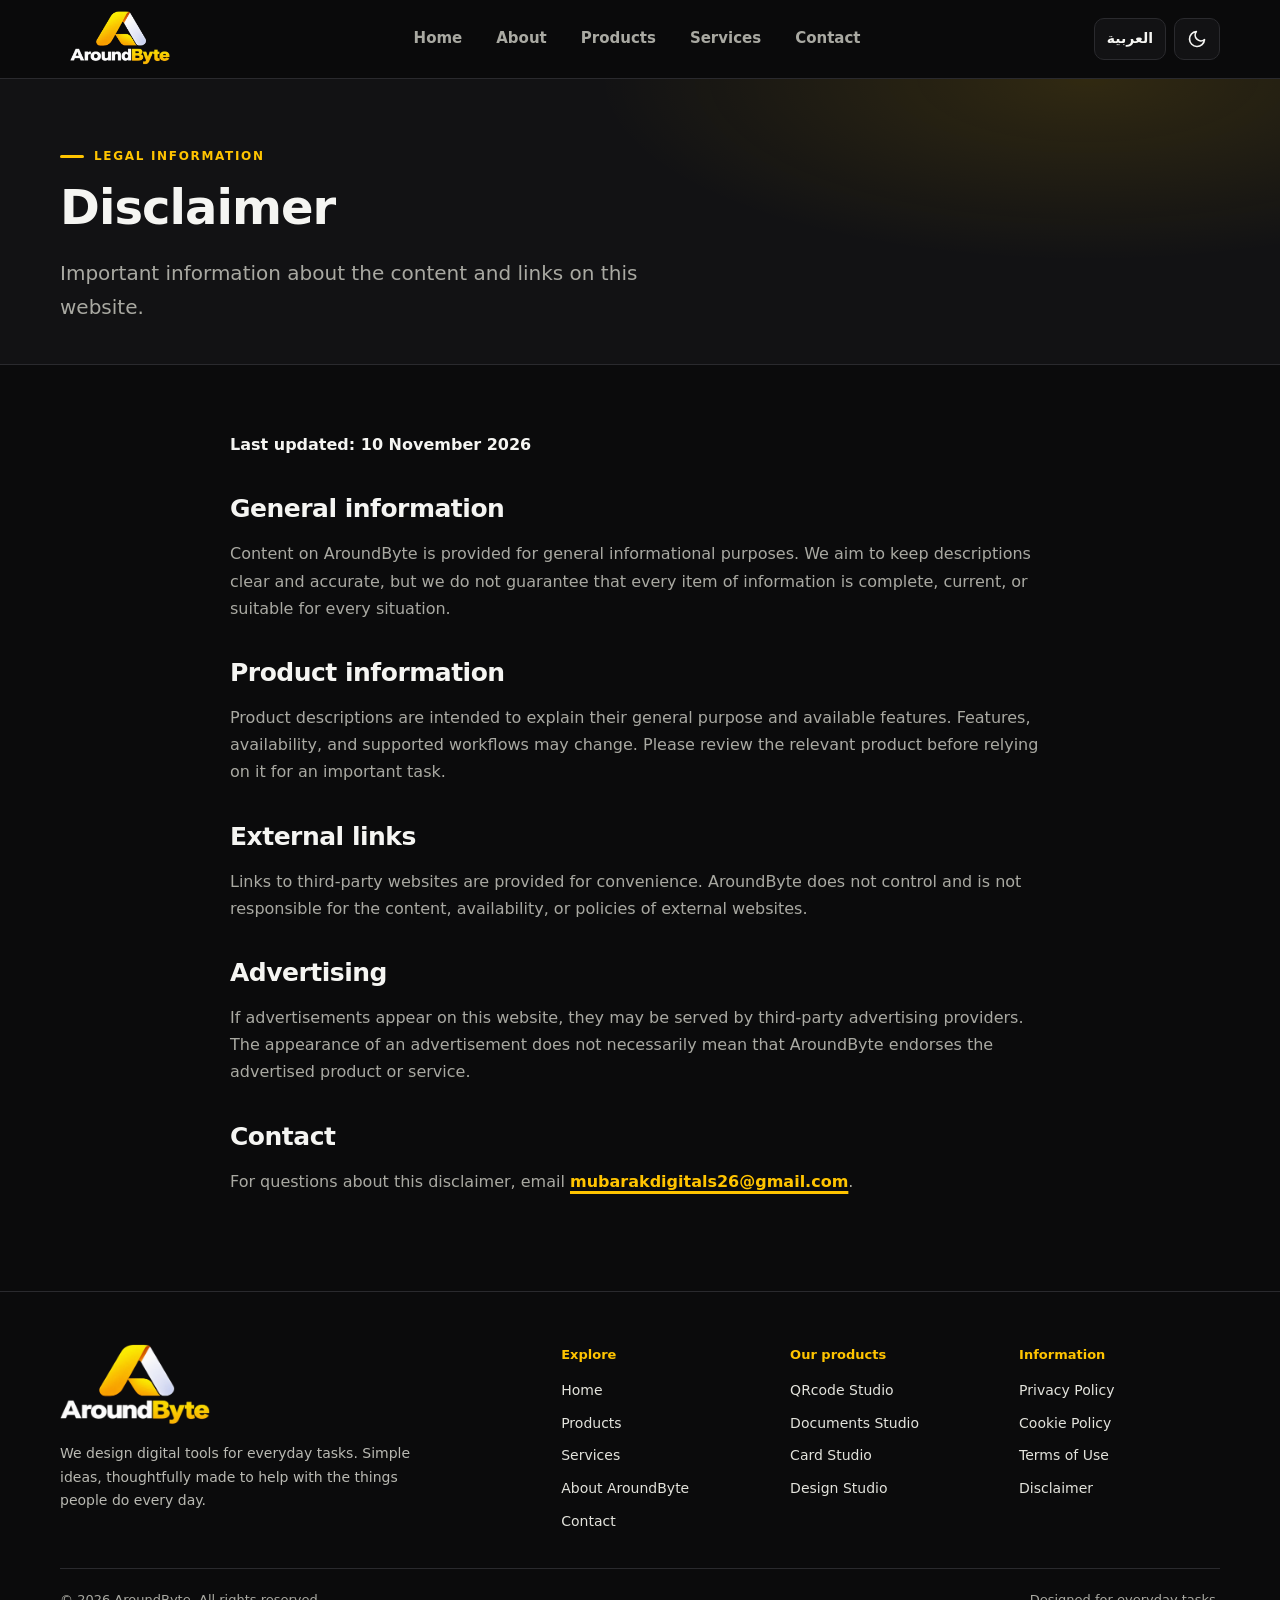
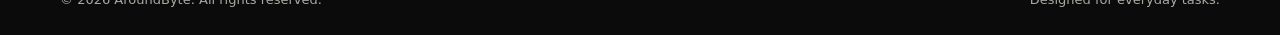
<file: disclaimer.html>
<!doctype html>
<html lang="en" dir="ltr" data-theme="dark">
<head>
<script async src="https://pagead2.googlesyndication.com/pagead/js/adsbygoogle.js?client=ca-pub-2368362978436357"
     crossorigin="anonymous"></script>
<meta charset="utf-8">
<meta name="viewport" content="width=device-width, initial-scale=1">
<script>(function(){var d=document.documentElement;try{var th=localStorage.getItem('ab-theme'),lg=localStorage.getItem('ab-lang');d.setAttribute('data-theme',th==='light'?'light':'dark');if(lg==='ar'){d.lang='ar';d.dir='rtl';d.classList.add('i18n-pending');setTimeout(function(){d.classList.remove('i18n-pending')},2000)}}catch(e){d.setAttribute('data-theme','dark')}})();</script>
<title>Disclaimer — AroundByte</title>
<meta name="description" content="Important information about the general nature of AroundByte website content, product information, external links, and advertising.">
<meta name="theme-color" content="#0b0b0c">
<meta name="robots" content="index, follow">
<link rel="canonical" href="https://aroundbyte.com/disclaimer.html">
<meta property="og:type" content="website">
<meta property="og:site_name" content="AroundByte">
<meta property="og:title" content="Disclaimer — AroundByte">
<meta property="og:description" content="Important information about the general nature of AroundByte website content, product information, external links, and advertising.">
<meta property="og:url" content="https://aroundbyte.com/disclaimer.html">
<meta property="og:image" content="https://aroundbyte.com/assets/og-image.png">
<meta property="og:locale" content="en_US">
<meta name="twitter:card" content="summary_large_image">
<meta name="twitter:title" content="Disclaimer — AroundByte">
<meta name="twitter:description" content="Important information about the general nature of AroundByte website content, product information, external links, and advertising.">
<meta name="twitter:image" content="https://aroundbyte.com/assets/og-image.png">
<link rel="icon" href="assets/favicon.png" type="image/png">
<link rel="icon" href="assets/favicon.svg" type="image/svg+xml">
<link rel="apple-touch-icon" href="assets/apple-touch-icon.png">
<link rel="stylesheet" href="assets/style.css">
</head>
<body data-page="disclaimer">
<a class="skip" href="#main"><span data-i18n="k55">Skip to content</span></a>
<header class="site-header"><div class="container nav-wrap">
<a class="brand" href="index.html" data-i18n-aria-label="k56" aria-label="AroundByte home"><img src="assets/logo-aroundbyte.webp" width="720" height="402" alt="AroundByte logo" decoding="async"></a>
<nav class="nav" id="site-nav" data-i18n-aria-label="k57" aria-label="Main navigation"><a href="index.html"><span data-i18n="k50">Home</span></a><a href="about.html"><span data-i18n="k51">About</span></a><a href="products.html"><span data-i18n="k52">Products</span></a><a href="services.html"><span data-i18n="k53">Services</span></a><a href="contact.html"><span data-i18n="k54">Contact</span></a></nav>
<div class="tools">
<button class="lang-btn" id="lang-btn" type="button" lang="ar" aria-label="التبديل إلى العربية">العربية</button>
<button class="icon-btn" id="theme-btn" type="button" aria-pressed="false" data-i18n-aria-label="k58" aria-label="Toggle light and dark theme"><svg class="i-sun" viewBox="0 0 24 24" aria-hidden="true"><circle cx="12" cy="12" r="4"/><path d="M12 2v2M12 20v2M4.9 4.9l1.4 1.4M17.7 17.7l1.4 1.4M2 12h2M20 12h2M4.9 19.1l1.4-1.4M17.7 6.3l1.4-1.4"/></svg><svg class="i-moon" viewBox="0 0 24 24" aria-hidden="true"><path d="M21 12.8A9 9 0 1 1 11.2 3a7 7 0 0 0 9.8 9.8z"/></svg></button>
<button class="icon-btn menu-toggle" type="button" aria-expanded="false" aria-controls="site-nav" data-i18n-aria-label="k59" aria-label="Toggle navigation menu"><svg viewBox="0 0 24 24" aria-hidden="true"><path d="M3 6h18M3 12h18M3 18h18"/></svg></button>
</div></div></header>
<main id="main">
<section class="page-hero"><div class="container"><span class="eyebrow" data-i18n="k179">Legal information</span><h1 style="margin-top:12px"><span data-i18n="k66">Disclaimer</span></h1><p class="lead"><span data-i18n="k221">Important information about the content and links on this website.</span></p></div></section>
<div class="container content"><p><strong data-i18n="k152">Last updated: 10 November 2026</strong></p>
<h2 data-i18n="k213">General information</h2>
<p data-i18n="k214">Content on AroundByte is provided for general informational purposes. We aim to keep descriptions clear and accurate, but we do not guarantee that every item of information is complete, current, or suitable for every situation.</p>
<h2 data-i18n="k215">Product information</h2>
<p data-i18n="k216">Product descriptions are intended to explain their general purpose and available features. Features, availability, and supported workflows may change. Please review the relevant product before relying on it for an important task.</p>
<h2 data-i18n="k217">External links</h2>
<p data-i18n="k218">Links to third-party websites are provided for convenience. AroundByte does not control and is not responsible for the content, availability, or policies of external websites.</p>
<h2 data-i18n="k160">Advertising</h2>
<p data-i18n="k219">If advertisements appear on this website, they may be served by third-party advertising providers. The appearance of an advertisement does not necessarily mean that AroundByte endorses the advertised product or service.</p>
<h2 data-i18n="k54">Contact</h2>
<p data-i18n="k220">For questions about this disclaimer, email <a class="email-link" href="mailto:mubarakdigitals26@gmail.com">mubarakdigitals26@gmail.com</a>.</p></div>
</main>
<footer class="site-footer"><div class="container">
<div class="footer-top">
<div class="footer-brand"><a href="index.html" data-i18n-aria-label="k56" aria-label="AroundByte home"><img src="assets/logo-aroundbyte.webp" width="720" height="402" alt="AroundByte logo" loading="lazy" decoding="async"></a>
<p data-i18n="k60">We design digital tools for everyday tasks. Simple ideas, thoughtfully made to help with the things people do every day.</p></div>
<div class="footer-links">
<div><strong data-i18n="k61">Explore</strong><a href="index.html"><span data-i18n="k50">Home</span></a><a href="products.html"><span data-i18n="k52">Products</span></a><a href="services.html"><span data-i18n="k53">Services</span></a><a href="about.html"><span data-i18n="k16">About AroundByte</span></a><a href="contact.html"><span data-i18n="k54">Contact</span></a></div>
<div><strong data-i18n="k20">Our products</strong><a href="https://qrcodestudio.aroundbyte.com/" target="_blank" rel="noopener noreferrer">QRcode Studio</a><a href="https://documentsstudio.aroundbyte.com/" target="_blank" rel="noopener noreferrer">Documents Studio</a><a href="https://cardstudio.aroundbyte.com/" target="_blank" rel="noopener noreferrer">Card Studio</a><a href="https://designstudio.aroundbyte.com/" target="_blank" rel="noopener noreferrer">Design Studio</a></div>
<div><strong data-i18n="k62">Information</strong><a href="privacy-policy.html"><span data-i18n="k63">Privacy Policy</span></a><a href="cookie-policy.html"><span data-i18n="k64">Cookie Policy</span></a><a href="terms.html"><span data-i18n="k65">Terms of Use</span></a><a href="disclaimer.html"><span data-i18n="k66">Disclaimer</span></a></div>
</div></div>
<div class="footer-bottom"><span>© <span data-year></span> AroundByte. <span data-i18n="k67">All rights reserved.</span></span><span data-i18n="k68">Designed for everyday tasks.</span></div>
</div></footer>
<script src="assets/i18n.js"></script>
<script src="assets/site.js"></script>
</body></html>
</file>
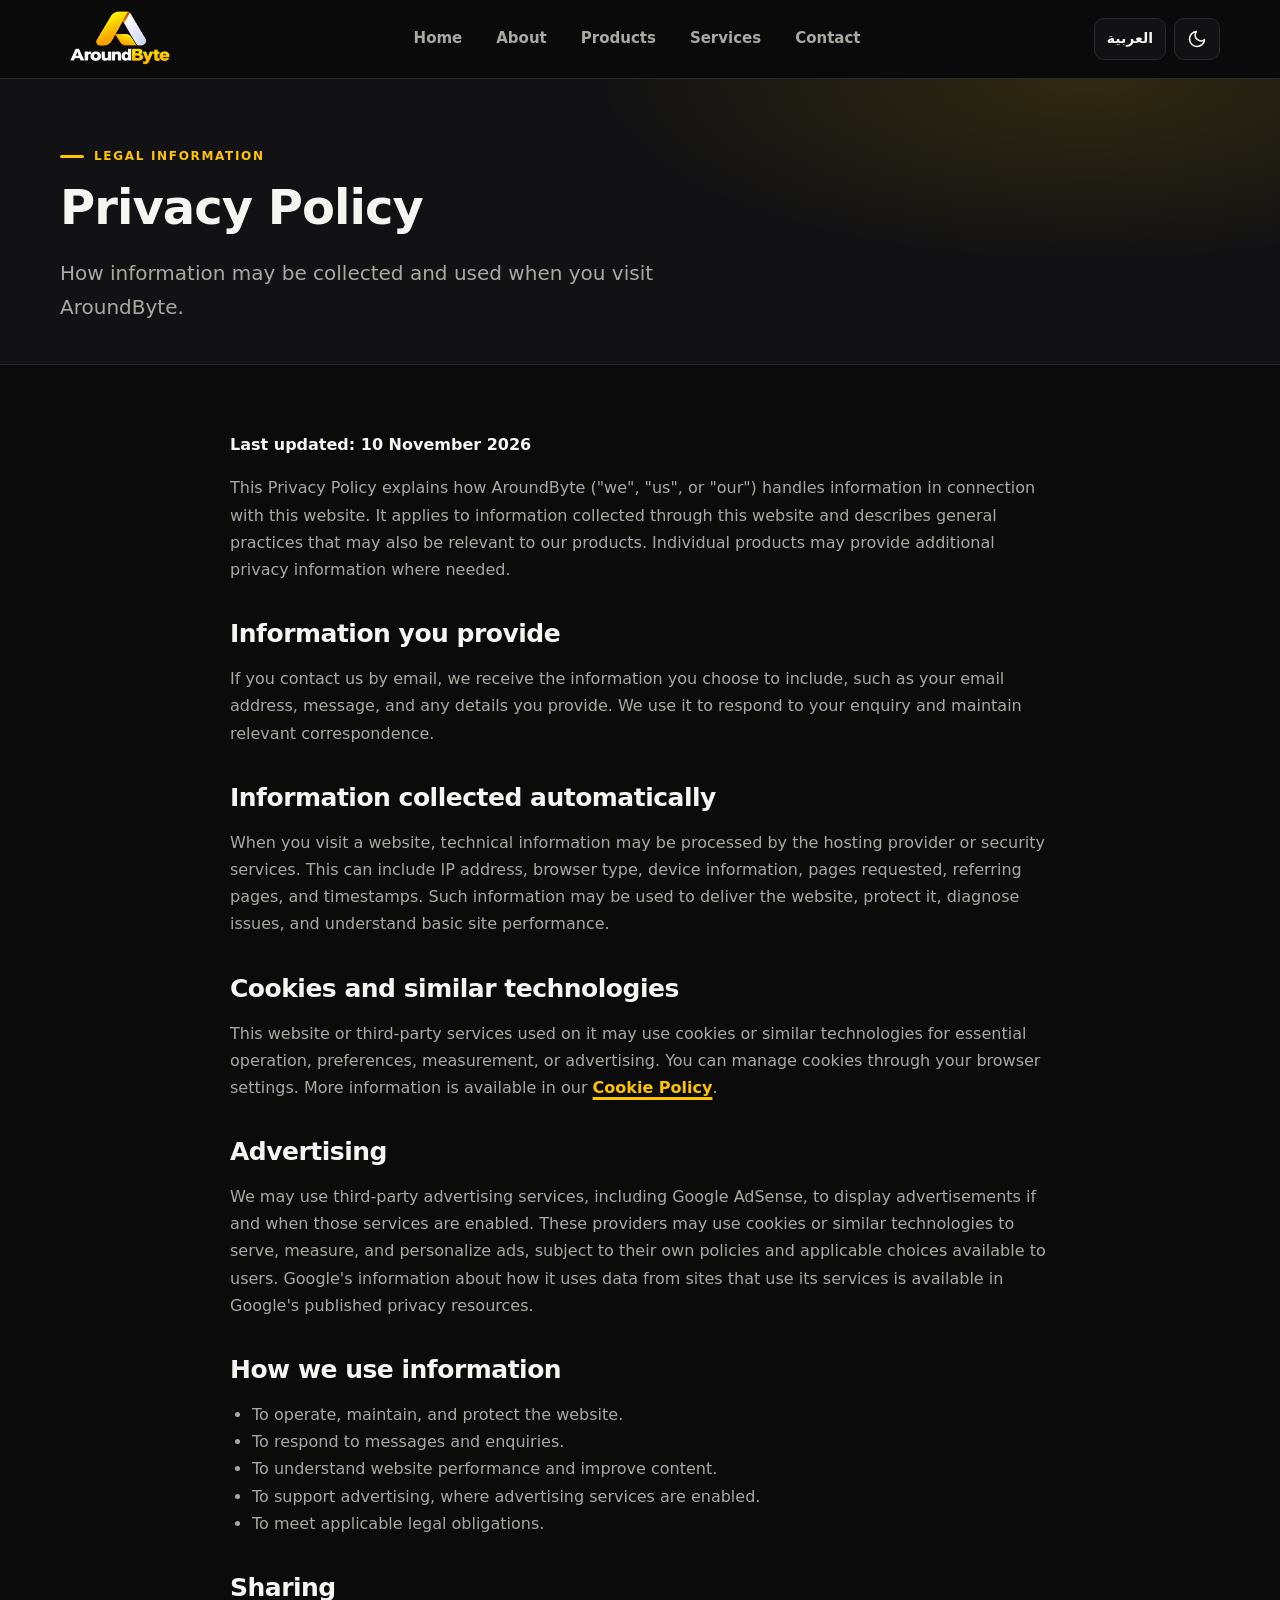
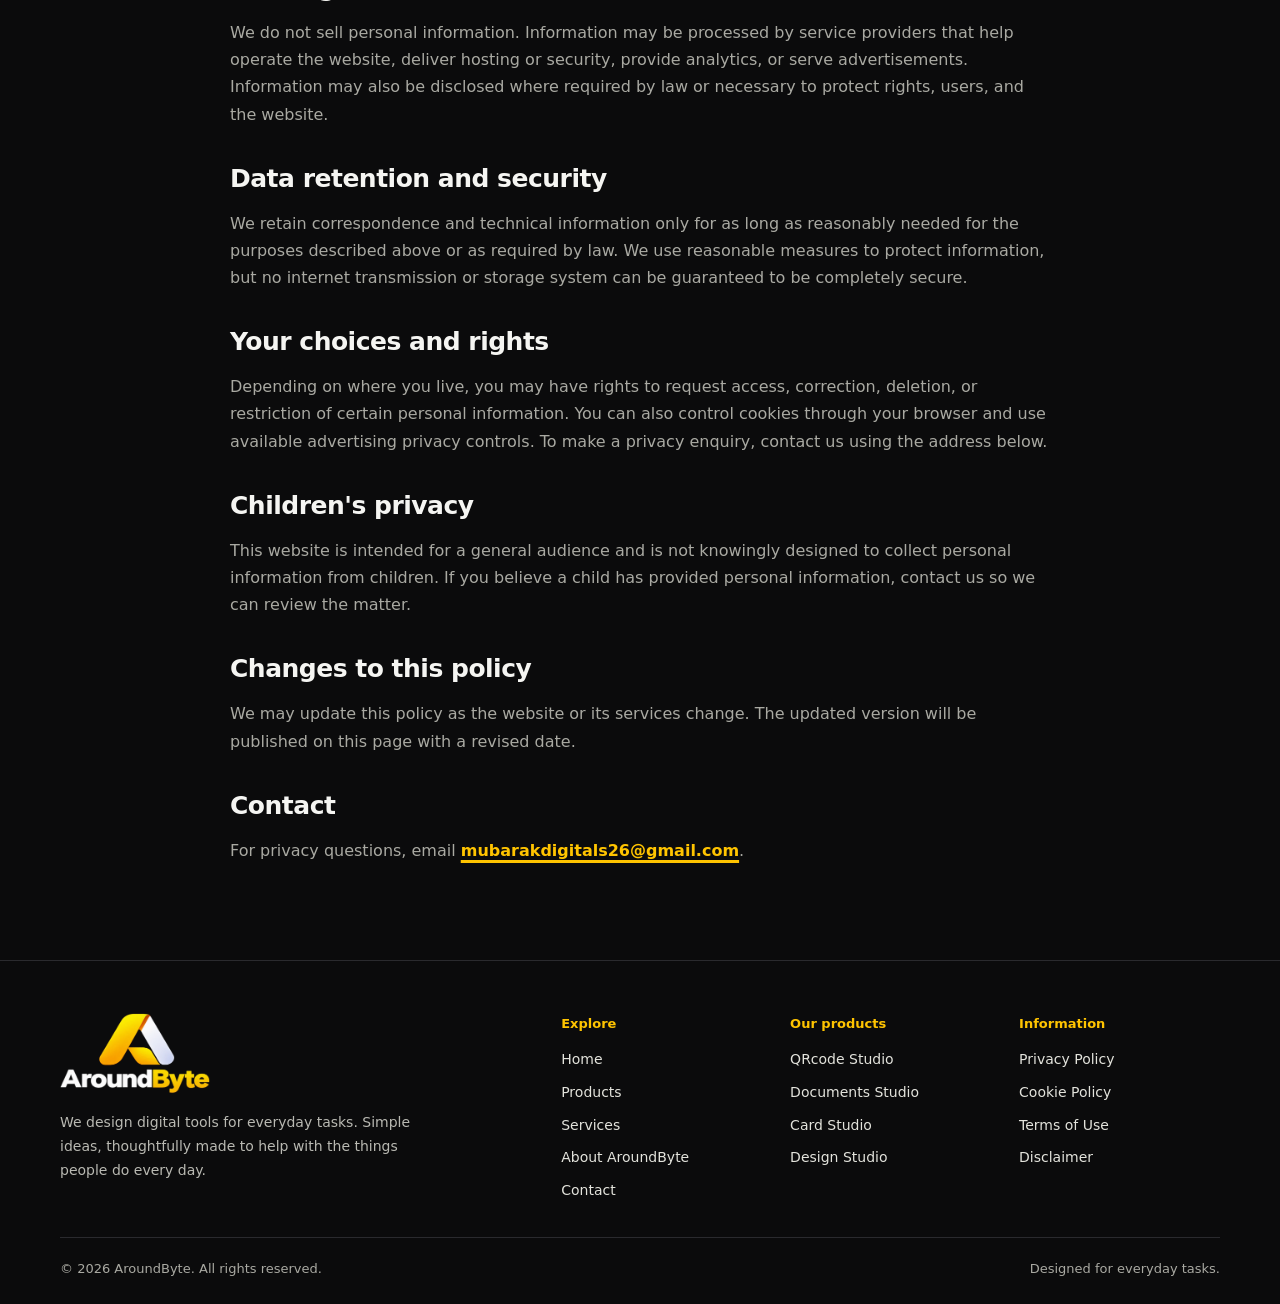
<file: privacy-policy.html>
<!doctype html>
<html lang="en" dir="ltr" data-theme="dark">
<head>
<script async src="https://pagead2.googlesyndication.com/pagead/js/adsbygoogle.js?client=ca-pub-2368362978436357"
     crossorigin="anonymous"></script>
<meta charset="utf-8">
<meta name="viewport" content="width=device-width, initial-scale=1">
<script>(function(){var d=document.documentElement;try{var th=localStorage.getItem('ab-theme'),lg=localStorage.getItem('ab-lang');d.setAttribute('data-theme',th==='light'?'light':'dark');if(lg==='ar'){d.lang='ar';d.dir='rtl';d.classList.add('i18n-pending');setTimeout(function(){d.classList.remove('i18n-pending')},2000)}}catch(e){d.setAttribute('data-theme','dark')}})();</script>
<title>Privacy Policy — AroundByte</title>
<meta name="description" content="Read the AroundByte Privacy Policy: how information may be collected, used, and protected when you visit the website.">
<meta name="theme-color" content="#0b0b0c">
<meta name="robots" content="index, follow">
<link rel="canonical" href="https://aroundbyte.com/privacy-policy.html">
<meta property="og:type" content="website">
<meta property="og:site_name" content="AroundByte">
<meta property="og:title" content="Privacy Policy — AroundByte">
<meta property="og:description" content="Read the AroundByte Privacy Policy: how information may be collected, used, and protected when you visit the website.">
<meta property="og:url" content="https://aroundbyte.com/privacy-policy.html">
<meta property="og:image" content="https://aroundbyte.com/assets/og-image.png">
<meta property="og:locale" content="en_US">
<meta name="twitter:card" content="summary_large_image">
<meta name="twitter:title" content="Privacy Policy — AroundByte">
<meta name="twitter:description" content="Read the AroundByte Privacy Policy: how information may be collected, used, and protected when you visit the website.">
<meta name="twitter:image" content="https://aroundbyte.com/assets/og-image.png">
<link rel="icon" href="assets/favicon.png" type="image/png">
<link rel="icon" href="assets/favicon.svg" type="image/svg+xml">
<link rel="apple-touch-icon" href="assets/apple-touch-icon.png">
<link rel="stylesheet" href="assets/style.css">
</head>
<body data-page="privacy">
<a class="skip" href="#main"><span data-i18n="k55">Skip to content</span></a>
<header class="site-header"><div class="container nav-wrap">
<a class="brand" href="index.html" data-i18n-aria-label="k56" aria-label="AroundByte home"><img src="assets/logo-aroundbyte.webp" width="720" height="402" alt="AroundByte logo" decoding="async"></a>
<nav class="nav" id="site-nav" data-i18n-aria-label="k57" aria-label="Main navigation"><a href="index.html"><span data-i18n="k50">Home</span></a><a href="about.html"><span data-i18n="k51">About</span></a><a href="products.html"><span data-i18n="k52">Products</span></a><a href="services.html"><span data-i18n="k53">Services</span></a><a href="contact.html"><span data-i18n="k54">Contact</span></a></nav>
<div class="tools">
<button class="lang-btn" id="lang-btn" type="button" lang="ar" aria-label="التبديل إلى العربية">العربية</button>
<button class="icon-btn" id="theme-btn" type="button" aria-pressed="false" data-i18n-aria-label="k58" aria-label="Toggle light and dark theme"><svg class="i-sun" viewBox="0 0 24 24" aria-hidden="true"><circle cx="12" cy="12" r="4"/><path d="M12 2v2M12 20v2M4.9 4.9l1.4 1.4M17.7 17.7l1.4 1.4M2 12h2M20 12h2M4.9 19.1l1.4-1.4M17.7 6.3l1.4-1.4"/></svg><svg class="i-moon" viewBox="0 0 24 24" aria-hidden="true"><path d="M21 12.8A9 9 0 1 1 11.2 3a7 7 0 0 0 9.8 9.8z"/></svg></button>
<button class="icon-btn menu-toggle" type="button" aria-expanded="false" aria-controls="site-nav" data-i18n-aria-label="k59" aria-label="Toggle navigation menu"><svg viewBox="0 0 24 24" aria-hidden="true"><path d="M3 6h18M3 12h18M3 18h18"/></svg></button>
</div></div></header>
<main id="main">
<section class="page-hero"><div class="container"><span class="eyebrow" data-i18n="k179">Legal information</span><h1 style="margin-top:12px"><span data-i18n="k63">Privacy Policy</span></h1><p class="lead"><span data-i18n="k180">How information may be collected and used when you visit AroundByte.</span></p></div></section>
<div class="container content"><p><strong data-i18n="k152">Last updated: 10 November 2026</strong></p>
<p data-i18n="k153">This Privacy Policy explains how AroundByte ("we", "us", or "our") handles information in connection with this website. It applies to information collected through this website and describes general practices that may also be relevant to our products. Individual products may provide additional privacy information where needed.</p>
<h2 data-i18n="k154">Information you provide</h2>
<p data-i18n="k155">If you contact us by email, we receive the information you choose to include, such as your email address, message, and any details you provide. We use it to respond to your enquiry and maintain relevant correspondence.</p>
<h2 data-i18n="k156">Information collected automatically</h2>
<p data-i18n="k157">When you visit a website, technical information may be processed by the hosting provider or security services. This can include IP address, browser type, device information, pages requested, referring pages, and timestamps. Such information may be used to deliver the website, protect it, diagnose issues, and understand basic site performance.</p>
<h2 data-i18n="k158">Cookies and similar technologies</h2>
<p data-i18n="k159">This website or third-party services used on it may use cookies or similar technologies for essential operation, preferences, measurement, or advertising. You can manage cookies through your browser settings. More information is available in our <a class="email-link" href="cookie-policy.html">Cookie Policy</a>.</p>
<h2 data-i18n="k160">Advertising</h2>
<p data-i18n="k161">We may use third-party advertising services, including Google AdSense, to display advertisements if and when those services are enabled. These providers may use cookies or similar technologies to serve, measure, and personalize ads, subject to their own policies and applicable choices available to users. Google's information about how it uses data from sites that use its services is available in Google's published privacy resources.</p>
<h2 data-i18n="k162">How we use information</h2>
<ul><li><span data-i18n="k163">To operate, maintain, and protect the website.</span></li><li><span data-i18n="k164">To respond to messages and enquiries.</span></li><li><span data-i18n="k165">To understand website performance and improve content.</span></li><li><span data-i18n="k166">To support advertising, where advertising services are enabled.</span></li><li><span data-i18n="k167">To meet applicable legal obligations.</span></li></ul>
<h2 data-i18n="k168">Sharing</h2>
<p data-i18n="k169">We do not sell personal information. Information may be processed by service providers that help operate the website, deliver hosting or security, provide analytics, or serve advertisements. Information may also be disclosed where required by law or necessary to protect rights, users, and the website.</p>
<h2 data-i18n="k170">Data retention and security</h2>
<p data-i18n="k171">We retain correspondence and technical information only for as long as reasonably needed for the purposes described above or as required by law. We use reasonable measures to protect information, but no internet transmission or storage system can be guaranteed to be completely secure.</p>
<h2 data-i18n="k172">Your choices and rights</h2>
<p data-i18n="k173">Depending on where you live, you may have rights to request access, correction, deletion, or restriction of certain personal information. You can also control cookies through your browser and use available advertising privacy controls. To make a privacy enquiry, contact us using the address below.</p>
<h2 data-i18n="k174">Children's privacy</h2>
<p data-i18n="k175">This website is intended for a general audience and is not knowingly designed to collect personal information from children. If you believe a child has provided personal information, contact us so we can review the matter.</p>
<h2 data-i18n="k176">Changes to this policy</h2>
<p data-i18n="k177">We may update this policy as the website or its services change. The updated version will be published on this page with a revised date.</p>
<h2 data-i18n="k54">Contact</h2>
<p data-i18n="k178">For privacy questions, email <a class="email-link" href="mailto:mubarakdigitals26@gmail.com">mubarakdigitals26@gmail.com</a>.</p></div>
</main>
<footer class="site-footer"><div class="container">
<div class="footer-top">
<div class="footer-brand"><a href="index.html" data-i18n-aria-label="k56" aria-label="AroundByte home"><img src="assets/logo-aroundbyte.webp" width="720" height="402" alt="AroundByte logo" loading="lazy" decoding="async"></a>
<p data-i18n="k60">We design digital tools for everyday tasks. Simple ideas, thoughtfully made to help with the things people do every day.</p></div>
<div class="footer-links">
<div><strong data-i18n="k61">Explore</strong><a href="index.html"><span data-i18n="k50">Home</span></a><a href="products.html"><span data-i18n="k52">Products</span></a><a href="services.html"><span data-i18n="k53">Services</span></a><a href="about.html"><span data-i18n="k16">About AroundByte</span></a><a href="contact.html"><span data-i18n="k54">Contact</span></a></div>
<div><strong data-i18n="k20">Our products</strong><a href="https://qrcodestudio.aroundbyte.com/" target="_blank" rel="noopener noreferrer">QRcode Studio</a><a href="https://documentsstudio.aroundbyte.com/" target="_blank" rel="noopener noreferrer">Documents Studio</a><a href="https://cardstudio.aroundbyte.com/" target="_blank" rel="noopener noreferrer">Card Studio</a><a href="https://designstudio.aroundbyte.com/" target="_blank" rel="noopener noreferrer">Design Studio</a></div>
<div><strong data-i18n="k62">Information</strong><a href="privacy-policy.html"><span data-i18n="k63">Privacy Policy</span></a><a href="cookie-policy.html"><span data-i18n="k64">Cookie Policy</span></a><a href="terms.html"><span data-i18n="k65">Terms of Use</span></a><a href="disclaimer.html"><span data-i18n="k66">Disclaimer</span></a></div>
</div></div>
<div class="footer-bottom"><span>© <span data-year></span> AroundByte. <span data-i18n="k67">All rights reserved.</span></span><span data-i18n="k68">Designed for everyday tasks.</span></div>
</div></footer>
<script src="assets/i18n.js"></script>
<script src="assets/site.js"></script>
</body></html>
</file>
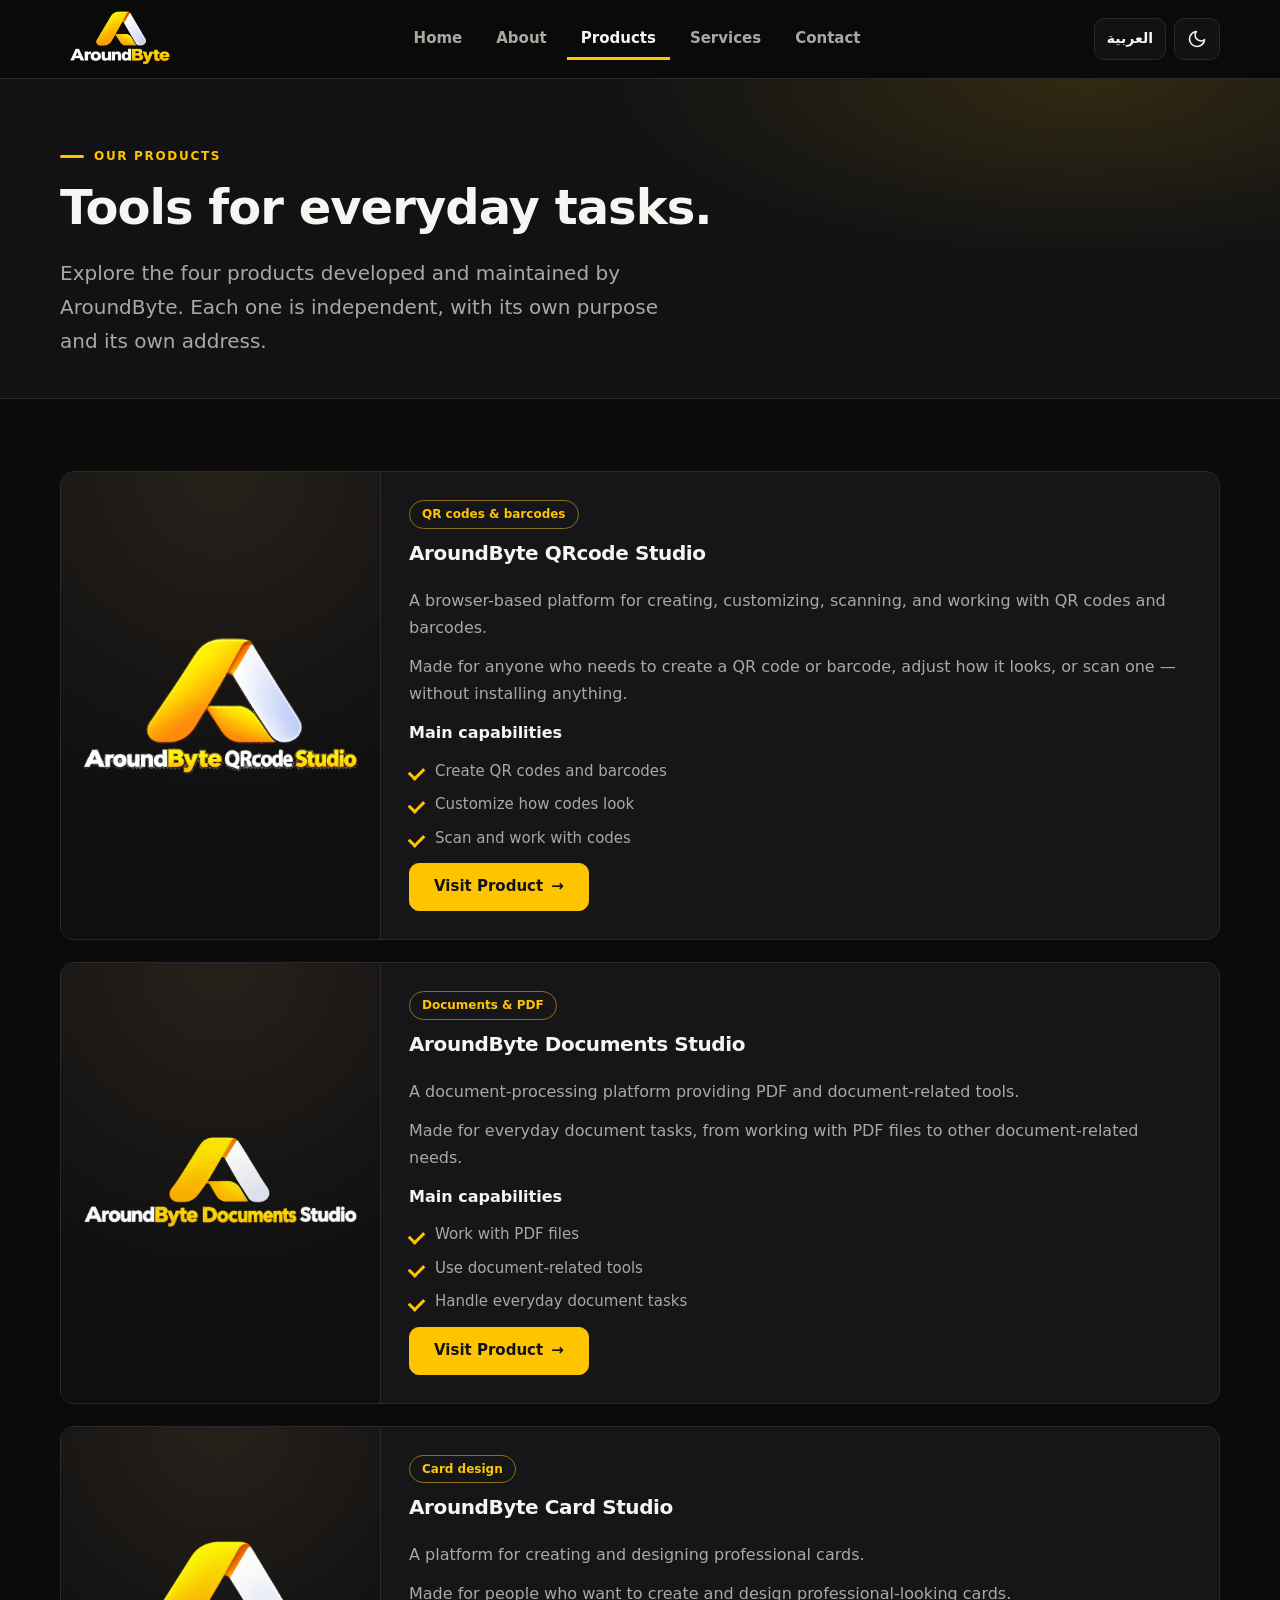
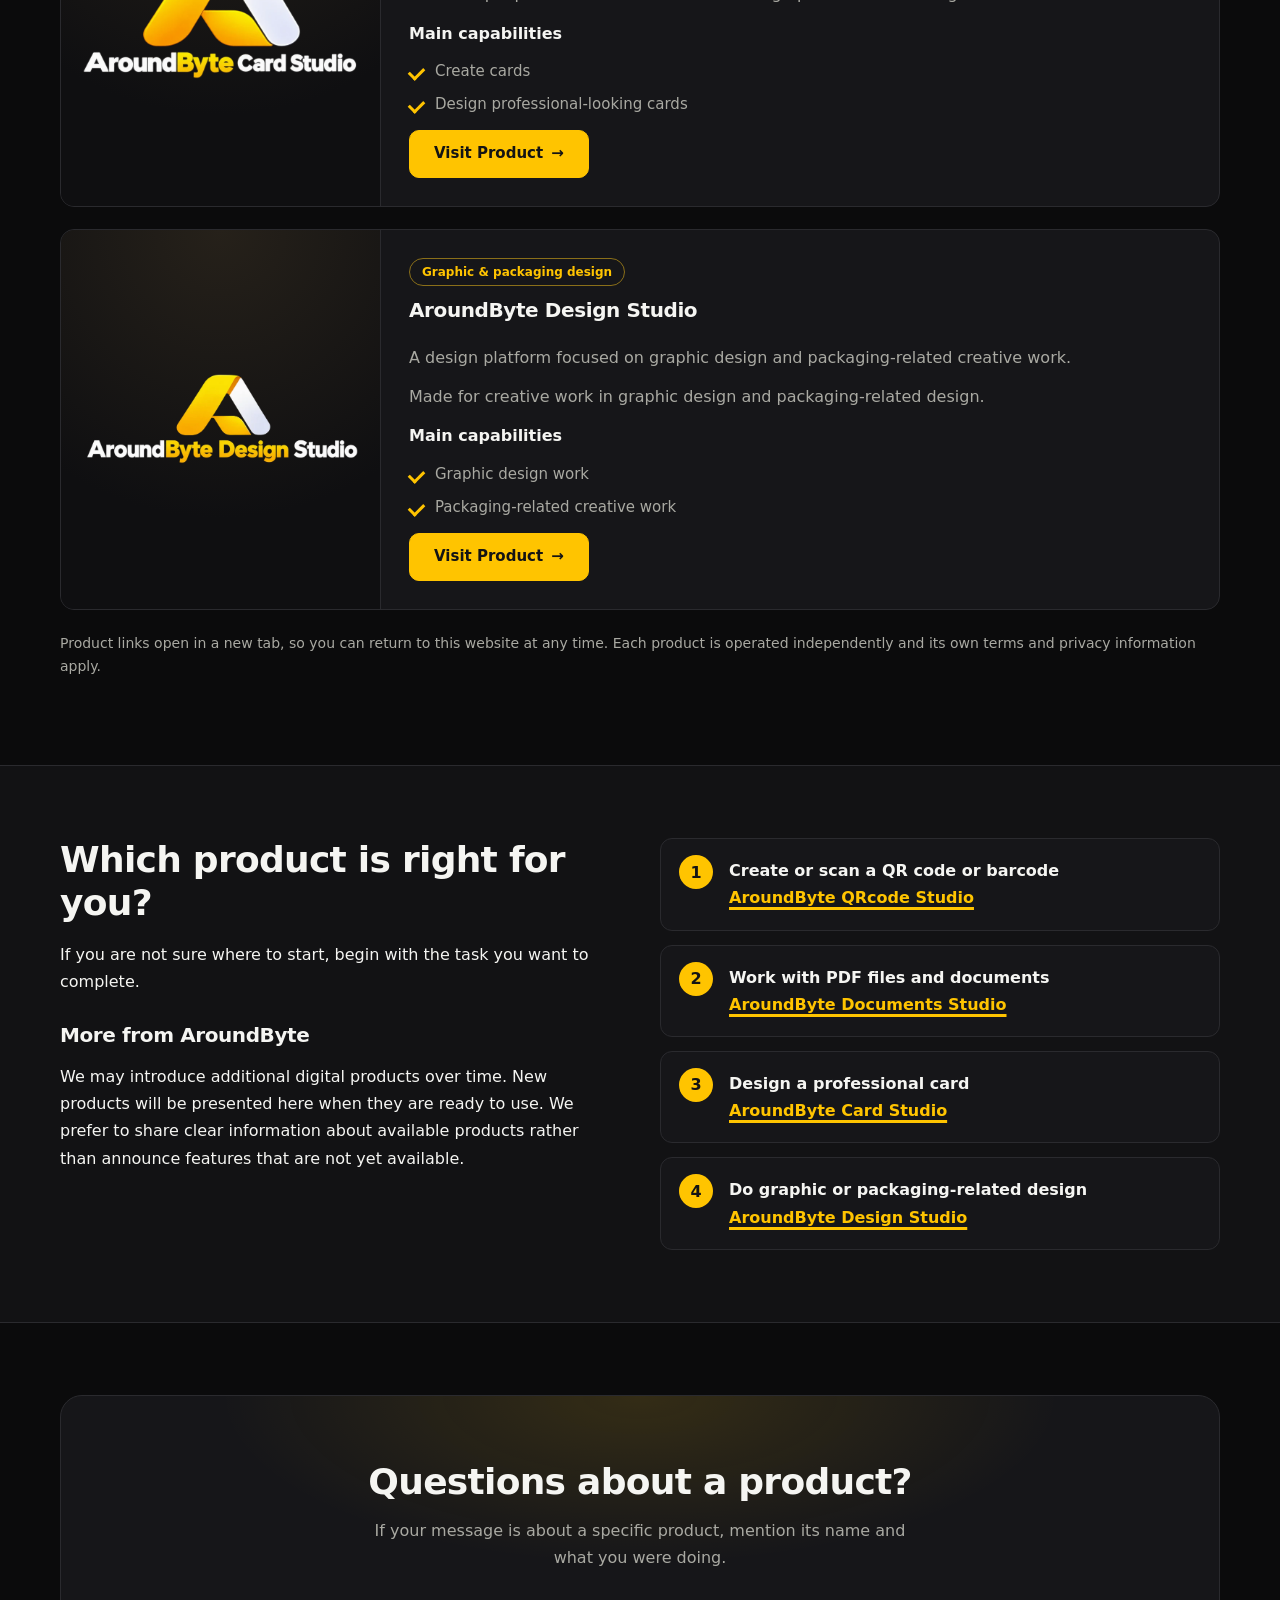
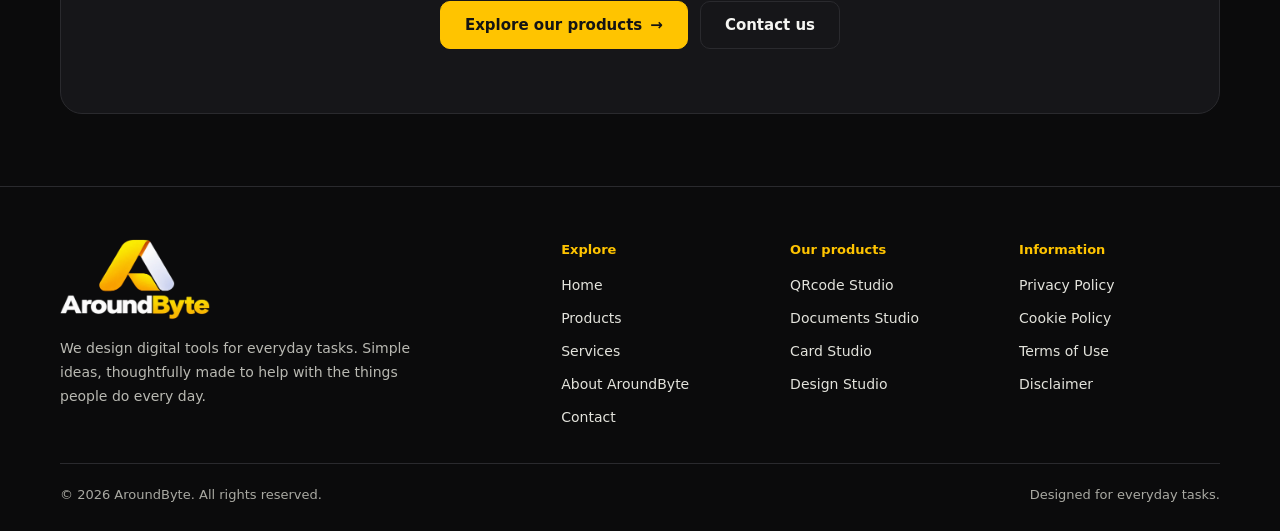
<file: products.html>
<!doctype html>
<html lang="en" dir="ltr" data-theme="dark">
<head>
<script async src="https://pagead2.googlesyndication.com/pagead/js/adsbygoogle.js?client=ca-pub-2368362978436357"
     crossorigin="anonymous"></script>
<meta charset="utf-8">
<meta name="viewport" content="width=device-width, initial-scale=1">
<script>(function(){var d=document.documentElement;try{var th=localStorage.getItem('ab-theme'),lg=localStorage.getItem('ab-lang');d.setAttribute('data-theme',th==='light'?'light':'dark');if(lg==='ar'){d.lang='ar';d.dir='rtl';d.classList.add('i18n-pending');setTimeout(function(){d.classList.remove('i18n-pending')},2000)}}catch(e){d.setAttribute('data-theme','dark')}})();</script>
<title>Our Products — AroundByte</title>
<meta name="description" content="Explore AroundByte QRcode Studio, Documents Studio, Card Studio, and Design Studio: four independent online products for QR codes, PDF and documents, cards, and graphic design.">
<meta name="theme-color" content="#0b0b0c">
<meta name="robots" content="index, follow">
<link rel="canonical" href="https://aroundbyte.com/products.html">
<meta property="og:type" content="website">
<meta property="og:site_name" content="AroundByte">
<meta property="og:title" content="Our Products — AroundByte">
<meta property="og:description" content="Explore AroundByte QRcode Studio, Documents Studio, Card Studio, and Design Studio: four independent online products for QR codes, PDF and documents, cards, and graphic design.">
<meta property="og:url" content="https://aroundbyte.com/products.html">
<meta property="og:image" content="https://aroundbyte.com/assets/og-image.png">
<meta property="og:locale" content="en_US">
<meta name="twitter:card" content="summary_large_image">
<meta name="twitter:title" content="Our Products — AroundByte">
<meta name="twitter:description" content="Explore AroundByte QRcode Studio, Documents Studio, Card Studio, and Design Studio: four independent online products for QR codes, PDF and documents, cards, and graphic design.">
<meta name="twitter:image" content="https://aroundbyte.com/assets/og-image.png">
<link rel="icon" href="assets/favicon.png" type="image/png">
<link rel="icon" href="assets/favicon.svg" type="image/svg+xml">
<link rel="apple-touch-icon" href="assets/apple-touch-icon.png">
<link rel="stylesheet" href="assets/style.css">
</head>
<body data-page="products">
<a class="skip" href="#main"><span data-i18n="k55">Skip to content</span></a>
<header class="site-header"><div class="container nav-wrap">
<a class="brand" href="index.html" data-i18n-aria-label="k56" aria-label="AroundByte home"><img src="assets/logo-aroundbyte.webp" width="720" height="402" alt="AroundByte logo" decoding="async"></a>
<nav class="nav" id="site-nav" data-i18n-aria-label="k57" aria-label="Main navigation"><a href="index.html"><span data-i18n="k50">Home</span></a><a href="about.html"><span data-i18n="k51">About</span></a><a href="products.html" aria-current="page"><span data-i18n="k52">Products</span></a><a href="services.html"><span data-i18n="k53">Services</span></a><a href="contact.html"><span data-i18n="k54">Contact</span></a></nav>
<div class="tools">
<button class="lang-btn" id="lang-btn" type="button" lang="ar" aria-label="التبديل إلى العربية">العربية</button>
<button class="icon-btn" id="theme-btn" type="button" aria-pressed="false" data-i18n-aria-label="k58" aria-label="Toggle light and dark theme"><svg class="i-sun" viewBox="0 0 24 24" aria-hidden="true"><circle cx="12" cy="12" r="4"/><path d="M12 2v2M12 20v2M4.9 4.9l1.4 1.4M17.7 17.7l1.4 1.4M2 12h2M20 12h2M4.9 19.1l1.4-1.4M17.7 6.3l1.4-1.4"/></svg><svg class="i-moon" viewBox="0 0 24 24" aria-hidden="true"><path d="M21 12.8A9 9 0 1 1 11.2 3a7 7 0 0 0 9.8 9.8z"/></svg></button>
<button class="icon-btn menu-toggle" type="button" aria-expanded="false" aria-controls="site-nav" data-i18n-aria-label="k59" aria-label="Toggle navigation menu"><svg viewBox="0 0 24 24" aria-hidden="true"><path d="M3 6h18M3 12h18M3 18h18"/></svg></button>
</div></div></header>
<main id="main">
<section class="page-hero"><div class="container"><span class="eyebrow" data-i18n="k20">Our products</span><h1 style="margin-top:12px"><span data-i18n="k90">Tools for everyday tasks.</span></h1><p class="lead"><span data-i18n="k91">Explore the four products developed and maintained by AroundByte. Each one is independent, with its own purpose and its own address.</span></p></div></section>
<section class="section"><div class="container">
<article class="card product product-wide" id="qrcode"><a class="logo-plate" href="https://qrcodestudio.aroundbyte.com/" target="_blank" rel="noopener noreferrer" tabindex="-1" aria-hidden="true"><img src="assets/logo-qrcode.webp" width="760" height="377" alt="AroundByte QRcode Studio logo" loading="lazy" decoding="async"></a><div class="product-body"><span class="pill" data-i18n="k23">QR codes & barcodes</span><h3>AroundByte QRcode Studio</h3><p data-i18n="k24">A browser-based platform for creating, customizing, scanning, and working with QR codes and barcodes.</p><p data-i18n="k95">Made for anyone who needs to create a QR code or barcode, adjust how it looks, or scan one — without installing anything.</p><strong><span data-i18n="k96">Main capabilities</span></strong><ul class="ticks"><li><span data-i18n="k92">Create QR codes and barcodes</span></li><li><span data-i18n="k93">Customize how codes look</span></li><li><span data-i18n="k94">Scan and work with codes</span></li></ul><a class="button" href="https://qrcodestudio.aroundbyte.com/" target="_blank" rel="noopener noreferrer"><span data-i18n="k25">Visit Product</span><span class="arrow" aria-hidden="true">→</span><span class="sr"> — AroundByte QRcode Studio <span data-i18n="k26">(opens in a new tab)</span></span></a></div></article><article class="card product product-wide" id="documents"><a class="logo-plate" href="https://documentsstudio.aroundbyte.com/" target="_blank" rel="noopener noreferrer" tabindex="-1" aria-hidden="true"><img src="assets/logo-documents.webp" width="760" height="258" alt="AroundByte Documents Studio logo" loading="lazy" decoding="async"></a><div class="product-body"><span class="pill" data-i18n="k27">Documents & PDF</span><h3>AroundByte Documents Studio</h3><p data-i18n="k28">A document-processing platform providing PDF and document-related tools.</p><p data-i18n="k100">Made for everyday document tasks, from working with PDF files to other document-related needs.</p><strong><span data-i18n="k96">Main capabilities</span></strong><ul class="ticks"><li><span data-i18n="k97">Work with PDF files</span></li><li><span data-i18n="k98">Use document-related tools</span></li><li><span data-i18n="k99">Handle everyday document tasks</span></li></ul><a class="button" href="https://documentsstudio.aroundbyte.com/" target="_blank" rel="noopener noreferrer"><span data-i18n="k25">Visit Product</span><span class="arrow" aria-hidden="true">→</span><span class="sr"> — AroundByte Documents Studio <span data-i18n="k26">(opens in a new tab)</span></span></a></div></article><article class="card product product-wide" id="card"><a class="logo-plate" href="https://cardstudio.aroundbyte.com/" target="_blank" rel="noopener noreferrer" tabindex="-1" aria-hidden="true"><img src="assets/logo-card.webp" width="760" height="420" alt="AroundByte Card Studio logo" loading="lazy" decoding="async"></a><div class="product-body"><span class="pill" data-i18n="k29">Card design</span><h3>AroundByte Card Studio</h3><p data-i18n="k30">A platform for creating and designing professional cards.</p><p data-i18n="k103">Made for people who want to create and design professional-looking cards.</p><strong><span data-i18n="k96">Main capabilities</span></strong><ul class="ticks"><li><span data-i18n="k101">Create cards</span></li><li><span data-i18n="k102">Design professional-looking cards</span></li></ul><a class="button" href="https://cardstudio.aroundbyte.com/" target="_blank" rel="noopener noreferrer"><span data-i18n="k25">Visit Product</span><span class="arrow" aria-hidden="true">→</span><span class="sr"> — AroundByte Card Studio <span data-i18n="k26">(opens in a new tab)</span></span></a></div></article><article class="card product product-wide" id="design"><a class="logo-plate" href="https://designstudio.aroundbyte.com/" target="_blank" rel="noopener noreferrer" tabindex="-1" aria-hidden="true"><img src="assets/logo-design.webp" width="760" height="249" alt="AroundByte Design Studio logo" loading="lazy" decoding="async"></a><div class="product-body"><span class="pill" data-i18n="k31">Graphic & packaging design</span><h3>AroundByte Design Studio</h3><p data-i18n="k32">A design platform focused on graphic design and packaging-related creative work.</p><p data-i18n="k106">Made for creative work in graphic design and packaging-related design.</p><strong><span data-i18n="k96">Main capabilities</span></strong><ul class="ticks"><li><span data-i18n="k104">Graphic design work</span></li><li><span data-i18n="k105">Packaging-related creative work</span></li></ul><a class="button" href="https://designstudio.aroundbyte.com/" target="_blank" rel="noopener noreferrer"><span data-i18n="k25">Visit Product</span><span class="arrow" aria-hidden="true">→</span><span class="sr"> — AroundByte Design Studio <span data-i18n="k26">(opens in a new tab)</span></span></a></div></article>
<p class="note"><span data-i18n="k107">Product links open in a new tab, so you can return to this website at any time. Each product is operated independently and its own terms and privacy information apply.</span></p>
</div></section>
<section class="section soft"><div class="container split"><div>
<h2><span data-i18n="k108">Which product is right for you?</span></h2>
<p data-i18n="k109">If you are not sure where to start, begin with the task you want to complete.</p>
<h3 style="margin-top:28px"><span data-i18n="k110">More from AroundByte</span></h3>
<p data-i18n="k111">We may introduce additional digital products over time. New products will be presented here when they are ready to use. We prefer to share clear information about available products rather than announce features that are not yet available.</p>
</div><ul class="steps" style="list-style:none"><li><strong><span data-i18n="k86">Create or scan a QR code or barcode</span></strong><a class="email-link" href="#qrcode">AroundByte QRcode Studio</a></li><li><strong><span data-i18n="k87">Work with PDF files and documents</span></strong><a class="email-link" href="#documents">AroundByte Documents Studio</a></li><li><strong><span data-i18n="k88">Design a professional card</span></strong><a class="email-link" href="#card">AroundByte Card Studio</a></li><li><strong><span data-i18n="k89">Do graphic or packaging-related design</span></strong><a class="email-link" href="#design">AroundByte Design Studio</a></li></ul></div></section>
<section class="section"><div class="container"><div class="cta"><h2><span data-i18n="k112">Questions about a product?</span></h2><p data-i18n="k113">If your message is about a specific product, mention its name and what you were doing.</p><div class="hero-actions"><a class="button" href="products.html"><span data-i18n="k15">Explore our products</span><span class="arrow" aria-hidden="true">→</span></a><a class="button secondary" href="contact.html"><span data-i18n="k49">Contact us</span></a></div></div></div></section>
</main>
<footer class="site-footer"><div class="container">
<div class="footer-top">
<div class="footer-brand"><a href="index.html" data-i18n-aria-label="k56" aria-label="AroundByte home"><img src="assets/logo-aroundbyte.webp" width="720" height="402" alt="AroundByte logo" loading="lazy" decoding="async"></a>
<p data-i18n="k60">We design digital tools for everyday tasks. Simple ideas, thoughtfully made to help with the things people do every day.</p></div>
<div class="footer-links">
<div><strong data-i18n="k61">Explore</strong><a href="index.html"><span data-i18n="k50">Home</span></a><a href="products.html"><span data-i18n="k52">Products</span></a><a href="services.html"><span data-i18n="k53">Services</span></a><a href="about.html"><span data-i18n="k16">About AroundByte</span></a><a href="contact.html"><span data-i18n="k54">Contact</span></a></div>
<div><strong data-i18n="k20">Our products</strong><a href="https://qrcodestudio.aroundbyte.com/" target="_blank" rel="noopener noreferrer">QRcode Studio</a><a href="https://documentsstudio.aroundbyte.com/" target="_blank" rel="noopener noreferrer">Documents Studio</a><a href="https://cardstudio.aroundbyte.com/" target="_blank" rel="noopener noreferrer">Card Studio</a><a href="https://designstudio.aroundbyte.com/" target="_blank" rel="noopener noreferrer">Design Studio</a></div>
<div><strong data-i18n="k62">Information</strong><a href="privacy-policy.html"><span data-i18n="k63">Privacy Policy</span></a><a href="cookie-policy.html"><span data-i18n="k64">Cookie Policy</span></a><a href="terms.html"><span data-i18n="k65">Terms of Use</span></a><a href="disclaimer.html"><span data-i18n="k66">Disclaimer</span></a></div>
</div></div>
<div class="footer-bottom"><span>© <span data-year></span> AroundByte. <span data-i18n="k67">All rights reserved.</span></span><span data-i18n="k68">Designed for everyday tasks.</span></div>
</div></footer>
<script src="assets/i18n.js"></script>
<script src="assets/site.js"></script>
</body></html>
</file>
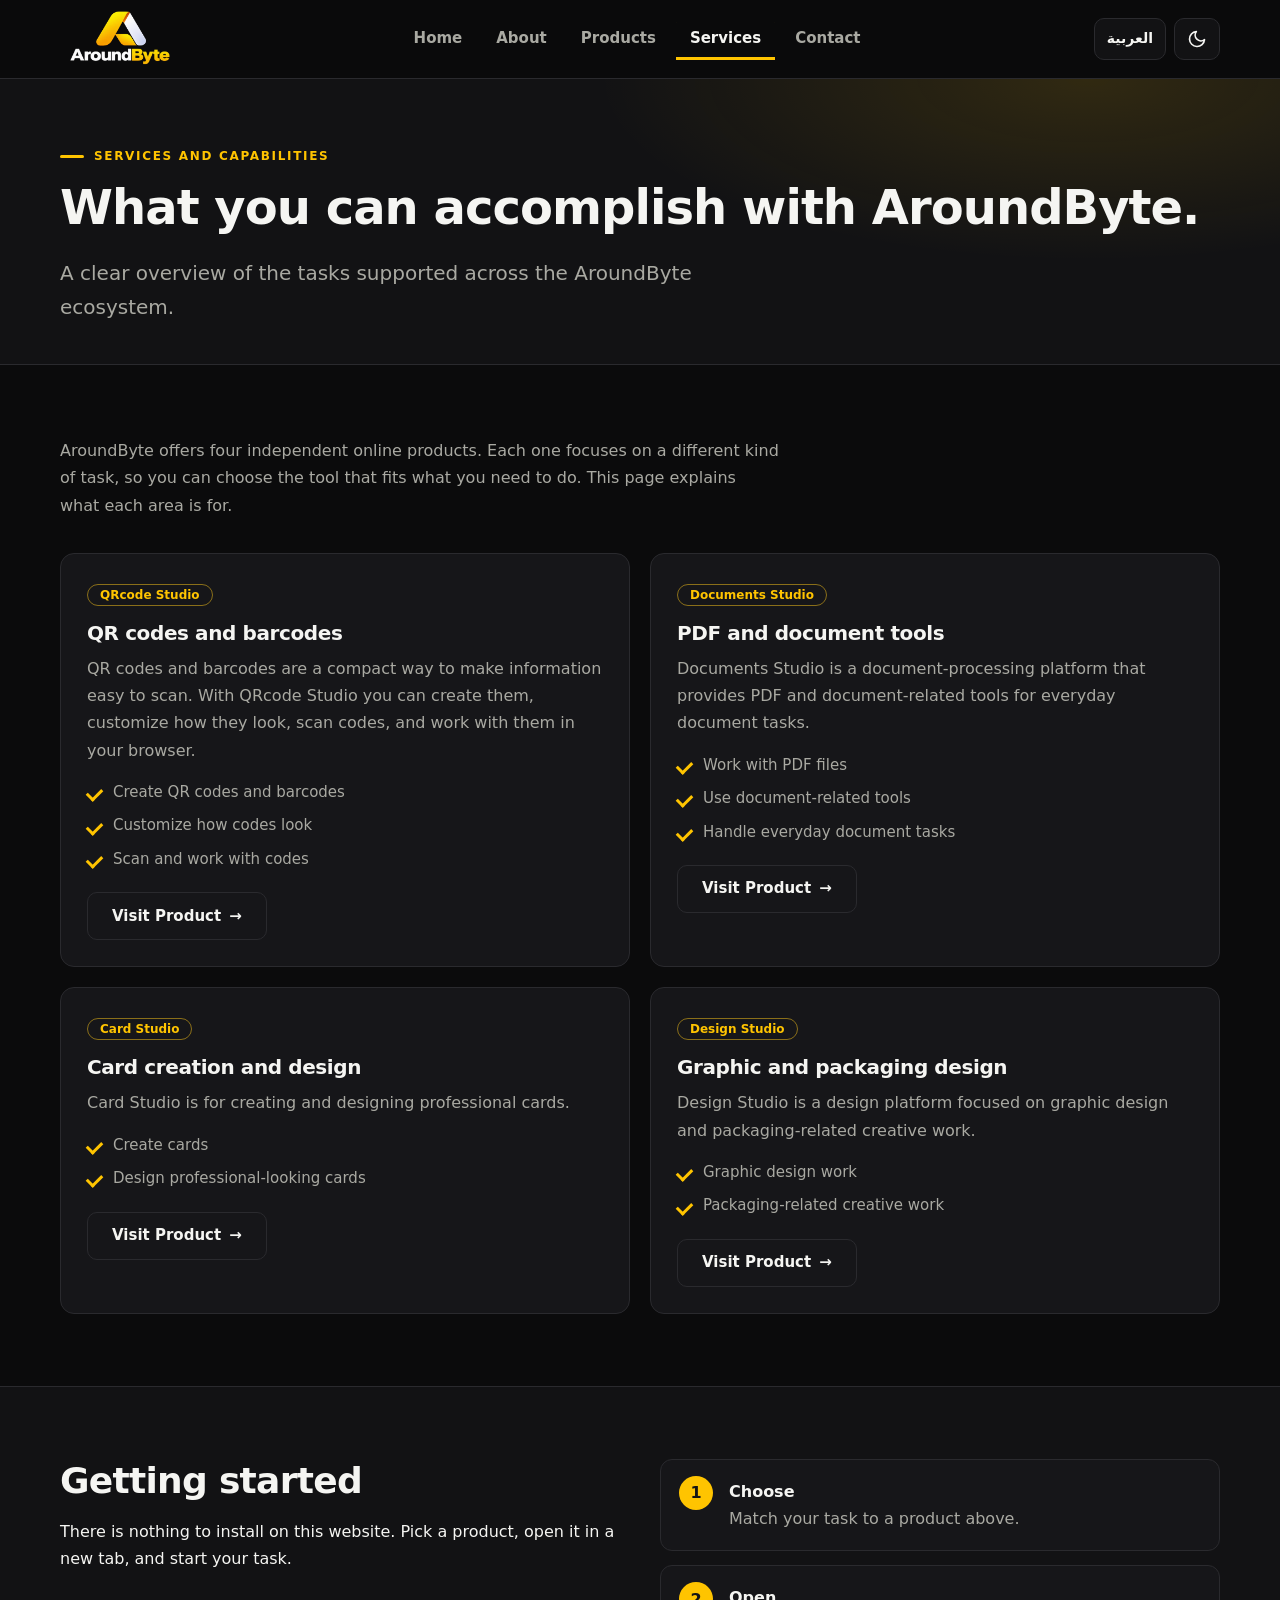
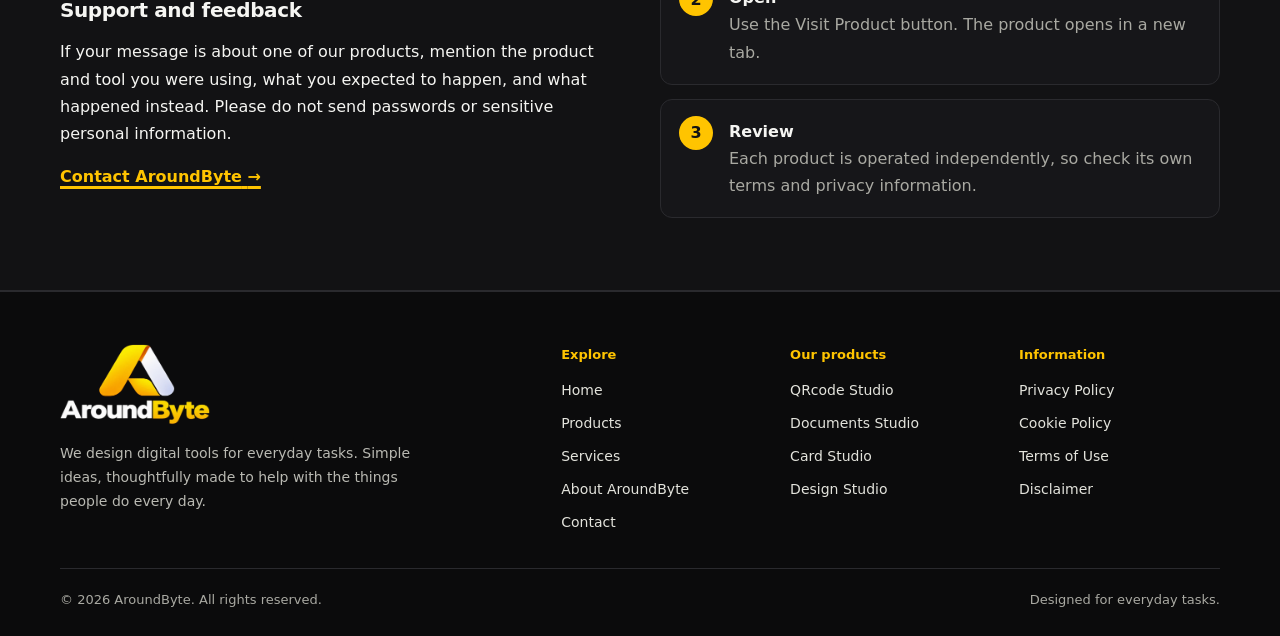
<file: services.html>
<!doctype html>
<html lang="en" dir="ltr" data-theme="dark">
<head>
<script async src="https://pagead2.googlesyndication.com/pagead/js/adsbygoogle.js?client=ca-pub-2368362978436357"
     crossorigin="anonymous"></script>
<meta charset="utf-8">
<meta name="viewport" content="width=device-width, initial-scale=1">
<script>(function(){var d=document.documentElement;try{var th=localStorage.getItem('ab-theme'),lg=localStorage.getItem('ab-lang');d.setAttribute('data-theme',th==='light'?'light':'dark');if(lg==='ar'){d.lang='ar';d.dir='rtl';d.classList.add('i18n-pending');setTimeout(function(){d.classList.remove('i18n-pending')},2000)}}catch(e){d.setAttribute('data-theme','dark')}})();</script>
<title>Services and Capabilities — AroundByte</title>
<meta name="description" content="See what you can do with AroundByte: create and scan QR codes and barcodes, work with PDF files and documents, design cards, and do graphic and packaging design.">
<meta name="theme-color" content="#0b0b0c">
<meta name="robots" content="index, follow">
<link rel="canonical" href="https://aroundbyte.com/services.html">
<meta property="og:type" content="website">
<meta property="og:site_name" content="AroundByte">
<meta property="og:title" content="Services and Capabilities — AroundByte">
<meta property="og:description" content="See what you can do with AroundByte: create and scan QR codes and barcodes, work with PDF files and documents, design cards, and do graphic and packaging design.">
<meta property="og:url" content="https://aroundbyte.com/services.html">
<meta property="og:image" content="https://aroundbyte.com/assets/og-image.png">
<meta property="og:locale" content="en_US">
<meta name="twitter:card" content="summary_large_image">
<meta name="twitter:title" content="Services and Capabilities — AroundByte">
<meta name="twitter:description" content="See what you can do with AroundByte: create and scan QR codes and barcodes, work with PDF files and documents, design cards, and do graphic and packaging design.">
<meta name="twitter:image" content="https://aroundbyte.com/assets/og-image.png">
<link rel="icon" href="assets/favicon.png" type="image/png">
<link rel="icon" href="assets/favicon.svg" type="image/svg+xml">
<link rel="apple-touch-icon" href="assets/apple-touch-icon.png">
<link rel="stylesheet" href="assets/style.css">
</head>
<body data-page="services">
<a class="skip" href="#main"><span data-i18n="k55">Skip to content</span></a>
<header class="site-header"><div class="container nav-wrap">
<a class="brand" href="index.html" data-i18n-aria-label="k56" aria-label="AroundByte home"><img src="assets/logo-aroundbyte.webp" width="720" height="402" alt="AroundByte logo" decoding="async"></a>
<nav class="nav" id="site-nav" data-i18n-aria-label="k57" aria-label="Main navigation"><a href="index.html"><span data-i18n="k50">Home</span></a><a href="about.html"><span data-i18n="k51">About</span></a><a href="products.html"><span data-i18n="k52">Products</span></a><a href="services.html" aria-current="page"><span data-i18n="k53">Services</span></a><a href="contact.html"><span data-i18n="k54">Contact</span></a></nav>
<div class="tools">
<button class="lang-btn" id="lang-btn" type="button" lang="ar" aria-label="التبديل إلى العربية">العربية</button>
<button class="icon-btn" id="theme-btn" type="button" aria-pressed="false" data-i18n-aria-label="k58" aria-label="Toggle light and dark theme"><svg class="i-sun" viewBox="0 0 24 24" aria-hidden="true"><circle cx="12" cy="12" r="4"/><path d="M12 2v2M12 20v2M4.9 4.9l1.4 1.4M17.7 17.7l1.4 1.4M2 12h2M20 12h2M4.9 19.1l1.4-1.4M17.7 6.3l1.4-1.4"/></svg><svg class="i-moon" viewBox="0 0 24 24" aria-hidden="true"><path d="M21 12.8A9 9 0 1 1 11.2 3a7 7 0 0 0 9.8 9.8z"/></svg></button>
<button class="icon-btn menu-toggle" type="button" aria-expanded="false" aria-controls="site-nav" data-i18n-aria-label="k59" aria-label="Toggle navigation menu"><svg viewBox="0 0 24 24" aria-hidden="true"><path d="M3 6h18M3 12h18M3 18h18"/></svg></button>
</div></div></header>
<main id="main">
<section class="page-hero"><div class="container"><span class="eyebrow" data-i18n="k122">Services and capabilities</span><h1 style="margin-top:12px"><span data-i18n="k123">What you can accomplish with AroundByte.</span></h1><p class="lead"><span data-i18n="k124">A clear overview of the tasks supported across the AroundByte ecosystem.</span></p></div></section>
<section class="section"><div class="container">
<div class="section-head"><p data-i18n="k125">AroundByte offers four independent online products. Each one focuses on a different kind of task, so you can choose the tool that fits what you need to do. This page explains what each area is for.</p></div>
<div class="grid g2"><article class="card"><span class="pill">QRcode Studio</span><h3 style="margin-top:14px"><span data-i18n="k114">QR codes and barcodes</span></h3><p data-i18n="k115">QR codes and barcodes are a compact way to make information easy to scan. With QRcode Studio you can create them, customize how they look, scan codes, and work with them in your browser.</p><ul class="ticks" style="margin:16px 0 20px"><li><span data-i18n="k92">Create QR codes and barcodes</span></li><li><span data-i18n="k93">Customize how codes look</span></li><li><span data-i18n="k94">Scan and work with codes</span></li></ul><a class="button secondary" href="https://qrcodestudio.aroundbyte.com/" target="_blank" rel="noopener noreferrer"><span data-i18n="k25">Visit Product</span><span class="arrow" aria-hidden="true">→</span><span class="sr"> — AroundByte QRcode Studio <span data-i18n="k26">(opens in a new tab)</span></span></a></article><article class="card"><span class="pill">Documents Studio</span><h3 style="margin-top:14px"><span data-i18n="k116">PDF and document tools</span></h3><p data-i18n="k117">Documents Studio is a document-processing platform that provides PDF and document-related tools for everyday document tasks.</p><ul class="ticks" style="margin:16px 0 20px"><li><span data-i18n="k97">Work with PDF files</span></li><li><span data-i18n="k98">Use document-related tools</span></li><li><span data-i18n="k99">Handle everyday document tasks</span></li></ul><a class="button secondary" href="https://documentsstudio.aroundbyte.com/" target="_blank" rel="noopener noreferrer"><span data-i18n="k25">Visit Product</span><span class="arrow" aria-hidden="true">→</span><span class="sr"> — AroundByte Documents Studio <span data-i18n="k26">(opens in a new tab)</span></span></a></article><article class="card"><span class="pill">Card Studio</span><h3 style="margin-top:14px"><span data-i18n="k118">Card creation and design</span></h3><p data-i18n="k119">Card Studio is for creating and designing professional cards.</p><ul class="ticks" style="margin:16px 0 20px"><li><span data-i18n="k101">Create cards</span></li><li><span data-i18n="k102">Design professional-looking cards</span></li></ul><a class="button secondary" href="https://cardstudio.aroundbyte.com/" target="_blank" rel="noopener noreferrer"><span data-i18n="k25">Visit Product</span><span class="arrow" aria-hidden="true">→</span><span class="sr"> — AroundByte Card Studio <span data-i18n="k26">(opens in a new tab)</span></span></a></article><article class="card"><span class="pill">Design Studio</span><h3 style="margin-top:14px"><span data-i18n="k120">Graphic and packaging design</span></h3><p data-i18n="k121">Design Studio is a design platform focused on graphic design and packaging-related creative work.</p><ul class="ticks" style="margin:16px 0 20px"><li><span data-i18n="k104">Graphic design work</span></li><li><span data-i18n="k105">Packaging-related creative work</span></li></ul><a class="button secondary" href="https://designstudio.aroundbyte.com/" target="_blank" rel="noopener noreferrer"><span data-i18n="k25">Visit Product</span><span class="arrow" aria-hidden="true">→</span><span class="sr"> — AroundByte Design Studio <span data-i18n="k26">(opens in a new tab)</span></span></a></article></div></div></section>
<section class="section soft"><div class="container split"><div>
<h2><span data-i18n="k126">Getting started</span></h2>
<p data-i18n="k127">There is nothing to install on this website. Pick a product, open it in a new tab, and start your task.</p>
<h3 style="margin-top:26px"><span data-i18n="k128">Support and feedback</span></h3>
<p data-i18n="k129">If your message is about one of our products, mention the product and tool you were using, what you expected to happen, and what happened instead. Please do not send passwords or sensitive personal information.</p>
<p><a class="email-link" href="contact.html"><span data-i18n="k130">Contact AroundByte</span> <span class="arrow" aria-hidden="true">→</span></a></p>
</div><ol class="steps">
<li><strong><span data-i18n="k131">Choose</span></strong><span data-i18n="k132">Match your task to a product above.</span></li>
<li><strong><span data-i18n="k133">Open</span></strong><span data-i18n="k134">Use the Visit Product button. The product opens in a new tab.</span></li>
<li><strong><span data-i18n="k135">Review</span></strong><span data-i18n="k136">Each product is operated independently, so check its own terms and privacy information.</span></li></ol></div></section>
</main>
<footer class="site-footer"><div class="container">
<div class="footer-top">
<div class="footer-brand"><a href="index.html" data-i18n-aria-label="k56" aria-label="AroundByte home"><img src="assets/logo-aroundbyte.webp" width="720" height="402" alt="AroundByte logo" loading="lazy" decoding="async"></a>
<p data-i18n="k60">We design digital tools for everyday tasks. Simple ideas, thoughtfully made to help with the things people do every day.</p></div>
<div class="footer-links">
<div><strong data-i18n="k61">Explore</strong><a href="index.html"><span data-i18n="k50">Home</span></a><a href="products.html"><span data-i18n="k52">Products</span></a><a href="services.html"><span data-i18n="k53">Services</span></a><a href="about.html"><span data-i18n="k16">About AroundByte</span></a><a href="contact.html"><span data-i18n="k54">Contact</span></a></div>
<div><strong data-i18n="k20">Our products</strong><a href="https://qrcodestudio.aroundbyte.com/" target="_blank" rel="noopener noreferrer">QRcode Studio</a><a href="https://documentsstudio.aroundbyte.com/" target="_blank" rel="noopener noreferrer">Documents Studio</a><a href="https://cardstudio.aroundbyte.com/" target="_blank" rel="noopener noreferrer">Card Studio</a><a href="https://designstudio.aroundbyte.com/" target="_blank" rel="noopener noreferrer">Design Studio</a></div>
<div><strong data-i18n="k62">Information</strong><a href="privacy-policy.html"><span data-i18n="k63">Privacy Policy</span></a><a href="cookie-policy.html"><span data-i18n="k64">Cookie Policy</span></a><a href="terms.html"><span data-i18n="k65">Terms of Use</span></a><a href="disclaimer.html"><span data-i18n="k66">Disclaimer</span></a></div>
</div></div>
<div class="footer-bottom"><span>© <span data-year></span> AroundByte. <span data-i18n="k67">All rights reserved.</span></span><span data-i18n="k68">Designed for everyday tasks.</span></div>
</div></footer>
<script src="assets/i18n.js"></script>
<script src="assets/site.js"></script>
</body></html>
</file>
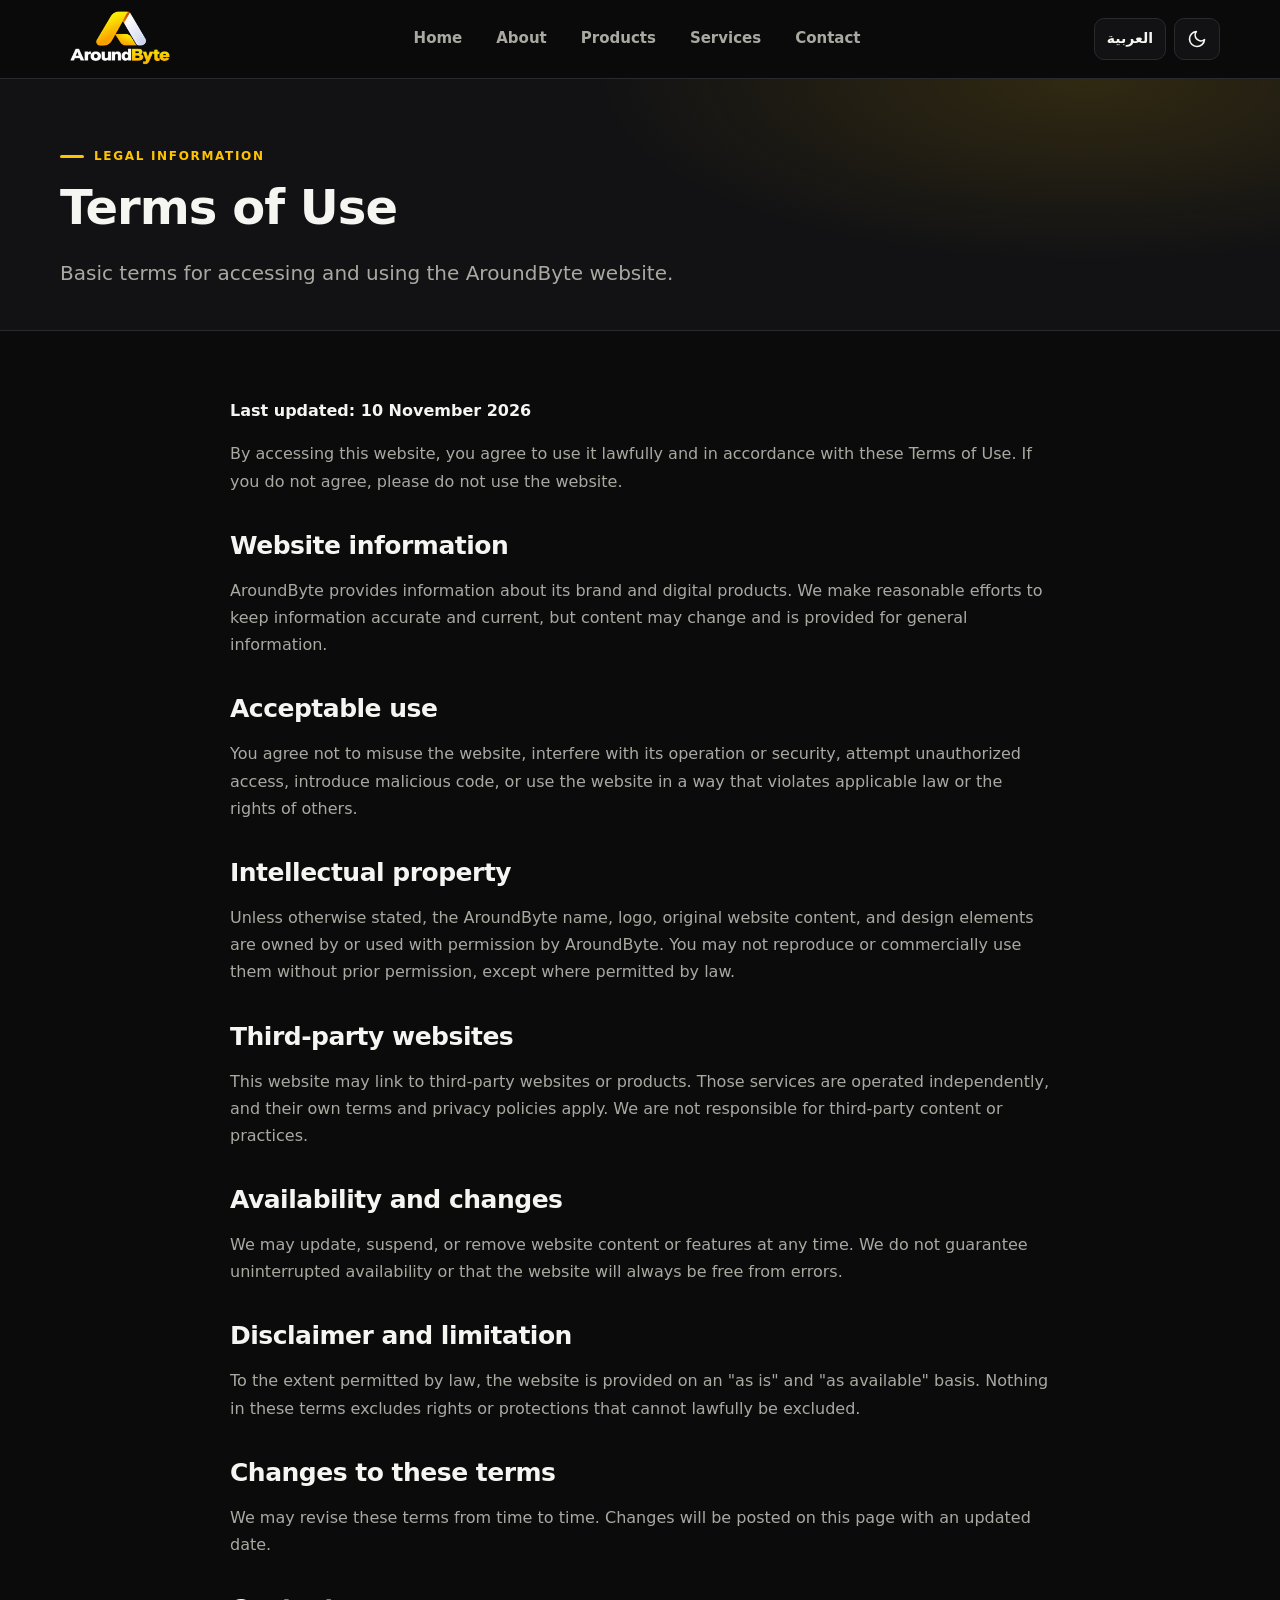
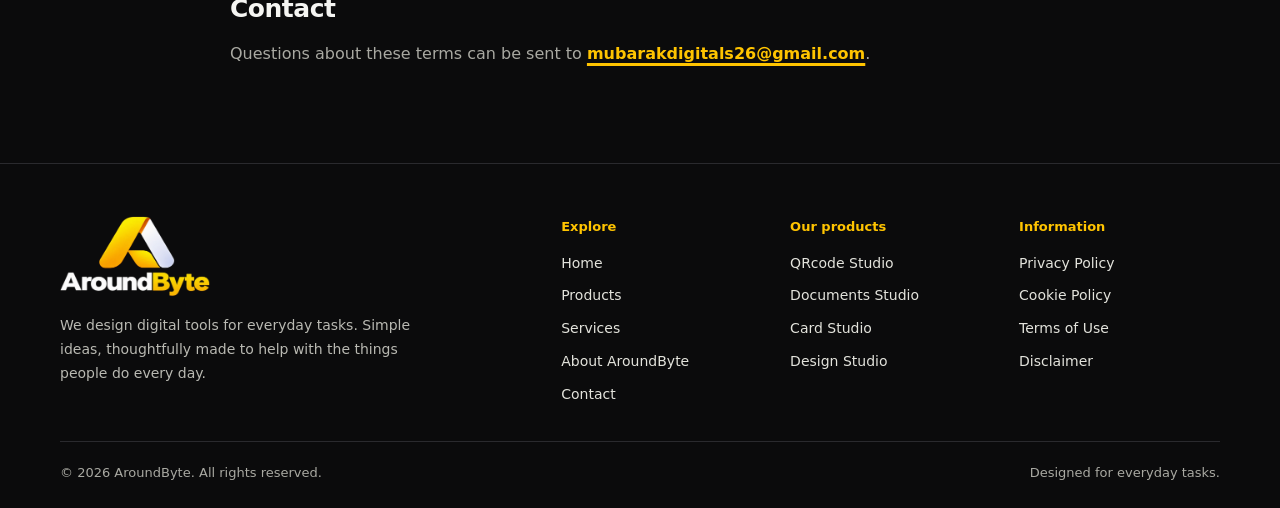
<file: terms.html>
<!doctype html>
<html lang="en" dir="ltr" data-theme="dark">
<head>
<script async src="https://pagead2.googlesyndication.com/pagead/js/adsbygoogle.js?client=ca-pub-2368362978436357"
     crossorigin="anonymous"></script>
<meta charset="utf-8">
<meta name="viewport" content="width=device-width, initial-scale=1">
<script>(function(){var d=document.documentElement;try{var th=localStorage.getItem('ab-theme'),lg=localStorage.getItem('ab-lang');d.setAttribute('data-theme',th==='light'?'light':'dark');if(lg==='ar'){d.lang='ar';d.dir='rtl';d.classList.add('i18n-pending');setTimeout(function(){d.classList.remove('i18n-pending')},2000)}}catch(e){d.setAttribute('data-theme','dark')}})();</script>
<title>Terms of Use — AroundByte</title>
<meta name="description" content="Read the AroundByte Terms of Use covering acceptable use, intellectual property, third-party links, and availability.">
<meta name="theme-color" content="#0b0b0c">
<meta name="robots" content="index, follow">
<link rel="canonical" href="https://aroundbyte.com/terms.html">
<meta property="og:type" content="website">
<meta property="og:site_name" content="AroundByte">
<meta property="og:title" content="Terms of Use — AroundByte">
<meta property="og:description" content="Read the AroundByte Terms of Use covering acceptable use, intellectual property, third-party links, and availability.">
<meta property="og:url" content="https://aroundbyte.com/terms.html">
<meta property="og:image" content="https://aroundbyte.com/assets/og-image.png">
<meta property="og:locale" content="en_US">
<meta name="twitter:card" content="summary_large_image">
<meta name="twitter:title" content="Terms of Use — AroundByte">
<meta name="twitter:description" content="Read the AroundByte Terms of Use covering acceptable use, intellectual property, third-party links, and availability.">
<meta name="twitter:image" content="https://aroundbyte.com/assets/og-image.png">
<link rel="icon" href="assets/favicon.png" type="image/png">
<link rel="icon" href="assets/favicon.svg" type="image/svg+xml">
<link rel="apple-touch-icon" href="assets/apple-touch-icon.png">
<link rel="stylesheet" href="assets/style.css">
</head>
<body data-page="terms">
<a class="skip" href="#main"><span data-i18n="k55">Skip to content</span></a>
<header class="site-header"><div class="container nav-wrap">
<a class="brand" href="index.html" data-i18n-aria-label="k56" aria-label="AroundByte home"><img src="assets/logo-aroundbyte.webp" width="720" height="402" alt="AroundByte logo" decoding="async"></a>
<nav class="nav" id="site-nav" data-i18n-aria-label="k57" aria-label="Main navigation"><a href="index.html"><span data-i18n="k50">Home</span></a><a href="about.html"><span data-i18n="k51">About</span></a><a href="products.html"><span data-i18n="k52">Products</span></a><a href="services.html"><span data-i18n="k53">Services</span></a><a href="contact.html"><span data-i18n="k54">Contact</span></a></nav>
<div class="tools">
<button class="lang-btn" id="lang-btn" type="button" lang="ar" aria-label="التبديل إلى العربية">العربية</button>
<button class="icon-btn" id="theme-btn" type="button" aria-pressed="false" data-i18n-aria-label="k58" aria-label="Toggle light and dark theme"><svg class="i-sun" viewBox="0 0 24 24" aria-hidden="true"><circle cx="12" cy="12" r="4"/><path d="M12 2v2M12 20v2M4.9 4.9l1.4 1.4M17.7 17.7l1.4 1.4M2 12h2M20 12h2M4.9 19.1l1.4-1.4M17.7 6.3l1.4-1.4"/></svg><svg class="i-moon" viewBox="0 0 24 24" aria-hidden="true"><path d="M21 12.8A9 9 0 1 1 11.2 3a7 7 0 0 0 9.8 9.8z"/></svg></button>
<button class="icon-btn menu-toggle" type="button" aria-expanded="false" aria-controls="site-nav" data-i18n-aria-label="k59" aria-label="Toggle navigation menu"><svg viewBox="0 0 24 24" aria-hidden="true"><path d="M3 6h18M3 12h18M3 18h18"/></svg></button>
</div></div></header>
<main id="main">
<section class="page-hero"><div class="container"><span class="eyebrow" data-i18n="k179">Legal information</span><h1 style="margin-top:12px"><span data-i18n="k65">Terms of Use</span></h1><p class="lead"><span data-i18n="k197">Basic terms for accessing and using the AroundByte website.</span></p></div></section>
<div class="container content"><p><strong data-i18n="k152">Last updated: 10 November 2026</strong></p>
<p data-i18n="k181">By accessing this website, you agree to use it lawfully and in accordance with these Terms of Use. If you do not agree, please do not use the website.</p>
<h2 data-i18n="k182">Website information</h2>
<p data-i18n="k183">AroundByte provides information about its brand and digital products. We make reasonable efforts to keep information accurate and current, but content may change and is provided for general information.</p>
<h2 data-i18n="k184">Acceptable use</h2>
<p data-i18n="k185">You agree not to misuse the website, interfere with its operation or security, attempt unauthorized access, introduce malicious code, or use the website in a way that violates applicable law or the rights of others.</p>
<h2 data-i18n="k186">Intellectual property</h2>
<p data-i18n="k187">Unless otherwise stated, the AroundByte name, logo, original website content, and design elements are owned by or used with permission by AroundByte. You may not reproduce or commercially use them without prior permission, except where permitted by law.</p>
<h2 data-i18n="k188">Third-party websites</h2>
<p data-i18n="k189">This website may link to third-party websites or products. Those services are operated independently, and their own terms and privacy policies apply. We are not responsible for third-party content or practices.</p>
<h2 data-i18n="k190">Availability and changes</h2>
<p data-i18n="k191">We may update, suspend, or remove website content or features at any time. We do not guarantee uninterrupted availability or that the website will always be free from errors.</p>
<h2 data-i18n="k192">Disclaimer and limitation</h2>
<p data-i18n="k193">To the extent permitted by law, the website is provided on an "as is" and "as available" basis. Nothing in these terms excludes rights or protections that cannot lawfully be excluded.</p>
<h2 data-i18n="k194">Changes to these terms</h2>
<p data-i18n="k195">We may revise these terms from time to time. Changes will be posted on this page with an updated date.</p>
<h2 data-i18n="k54">Contact</h2>
<p data-i18n="k196">Questions about these terms can be sent to <a class="email-link" href="mailto:mubarakdigitals26@gmail.com">mubarakdigitals26@gmail.com</a>.</p></div>
</main>
<footer class="site-footer"><div class="container">
<div class="footer-top">
<div class="footer-brand"><a href="index.html" data-i18n-aria-label="k56" aria-label="AroundByte home"><img src="assets/logo-aroundbyte.webp" width="720" height="402" alt="AroundByte logo" loading="lazy" decoding="async"></a>
<p data-i18n="k60">We design digital tools for everyday tasks. Simple ideas, thoughtfully made to help with the things people do every day.</p></div>
<div class="footer-links">
<div><strong data-i18n="k61">Explore</strong><a href="index.html"><span data-i18n="k50">Home</span></a><a href="products.html"><span data-i18n="k52">Products</span></a><a href="services.html"><span data-i18n="k53">Services</span></a><a href="about.html"><span data-i18n="k16">About AroundByte</span></a><a href="contact.html"><span data-i18n="k54">Contact</span></a></div>
<div><strong data-i18n="k20">Our products</strong><a href="https://qrcodestudio.aroundbyte.com/" target="_blank" rel="noopener noreferrer">QRcode Studio</a><a href="https://documentsstudio.aroundbyte.com/" target="_blank" rel="noopener noreferrer">Documents Studio</a><a href="https://cardstudio.aroundbyte.com/" target="_blank" rel="noopener noreferrer">Card Studio</a><a href="https://designstudio.aroundbyte.com/" target="_blank" rel="noopener noreferrer">Design Studio</a></div>
<div><strong data-i18n="k62">Information</strong><a href="privacy-policy.html"><span data-i18n="k63">Privacy Policy</span></a><a href="cookie-policy.html"><span data-i18n="k64">Cookie Policy</span></a><a href="terms.html"><span data-i18n="k65">Terms of Use</span></a><a href="disclaimer.html"><span data-i18n="k66">Disclaimer</span></a></div>
</div></div>
<div class="footer-bottom"><span>© <span data-year></span> AroundByte. <span data-i18n="k67">All rights reserved.</span></span><span data-i18n="k68">Designed for everyday tasks.</span></div>
</div></footer>
<script src="assets/i18n.js"></script>
<script src="assets/site.js"></script>
</body></html>
</file>
<file: assets/style.css>
:root{--gold:#FFC400;--gold-2:#FFB300;--max:1160px;--r:14px;
--bg:#0b0b0c;--surface:#121214;--card:#161619;--line:#2a2a2e;--text:#f5f5f2;--muted:#a9a9a2;--accent:#FFC400;--plate:transparent;--shadow:0 10px 30px rgba(0,0,0,.45);--glow:rgba(255,196,0,.13);
--font:Inter,system-ui,-apple-system,"Segoe UI",Roboto,Arial,sans-serif}
:root[data-theme=light]{--bg:#fff;--surface:#f6f5f1;--card:#fff;--line:#e4e2da;--text:#17171a;--muted:#5a5a56;--accent:#8a6200;--plate:#121214;--shadow:0 10px 28px rgba(20,20,10,.10);--glow:rgba(255,196,0,.18)}
:root[lang=ar]{--font:"Segoe UI","Noto Sans Arabic",Tahoma,"Geeza Pro",Arial,sans-serif}
*{box-sizing:border-box}
html{scroll-behavior:smooth;-webkit-text-size-adjust:100%}
body{margin:0;background:var(--bg);color:var(--text);font-family:var(--font);line-height:1.7;transition:background .25s,color .25s;overflow-x:hidden}
html.i18n-pending body{opacity:0}
a{color:inherit;text-decoration:none}
img{max-width:100%;height:auto;display:block}
h1,h2,h3{line-height:1.2;letter-spacing:-.02em;margin:0}
:root[lang=ar] h1,:root[lang=ar] h2,:root[lang=ar] h3{letter-spacing:0;line-height:1.35}
:focus-visible{outline:3px solid var(--gold);outline-offset:3px;border-radius:6px}
.sr{position:absolute;width:1px;height:1px;overflow:hidden;clip:rect(0 0 0 0);white-space:nowrap}
.skip{position:absolute;inset-inline-start:12px;top:-60px;background:var(--gold);color:#111;padding:10px 16px;border-radius:8px;font-weight:800;z-index:100}
.skip:focus{top:12px}
.container{width:min(var(--max),calc(100% - 40px));margin-inline:auto}
/* header */
.site-header{position:sticky;top:0;z-index:50;background:color-mix(in srgb,var(--bg) 88%,transparent);backdrop-filter:blur(12px);border-bottom:1px solid var(--line)}
.nav-wrap{min-height:78px;display:flex;align-items:center;justify-content:space-between;gap:20px}
.brand{display:flex;align-items:center;background:var(--plate);border-radius:12px;padding:4px 10px}
.brand img{height:56px;width:auto}
.nav{display:flex;align-items:center;gap:6px;font-size:15px;font-weight:600}
.nav a{padding:8px 14px;border-radius:8px;color:var(--muted);transition:color .2s,background .2s}
.nav a:hover{color:var(--text);background:var(--surface)}
.nav a[aria-current=page]{color:var(--text);box-shadow:inset 0 -3px var(--gold);border-radius:8px 8px 0 0}
.tools{display:flex;align-items:center;gap:8px}
.icon-btn,.lang-btn{height:42px;min-width:42px;border:1px solid var(--line);background:var(--surface);color:var(--text);border-radius:10px;cursor:pointer;font:inherit;font-weight:700;font-size:14px;display:inline-flex;align-items:center;justify-content:center;padding:0 12px;transition:border-color .2s,background .2s}
.icon-btn:hover,.lang-btn:hover{border-color:var(--gold)}
.icon-btn svg{width:20px;height:20px;fill:none;stroke:currentColor;stroke-width:2;stroke-linecap:round;stroke-linejoin:round}
:root[data-theme=light] .i-moon,:root:not([data-theme=light]) .i-sun{display:none}
.menu-toggle{display:none}
/* buttons */
.button{display:inline-flex;align-items:center;justify-content:center;gap:8px;min-height:48px;padding:0 24px;border-radius:10px;background:var(--gold);color:#141414;font-weight:800;border:1px solid var(--gold);transition:transform .18s,background .18s,box-shadow .18s;cursor:pointer;font-family:inherit;font-size:15px}
.button:hover{background:#ffd54a;transform:translateY(-2px);box-shadow:0 8px 22px rgba(255,196,0,.28)}
.button.secondary{background:transparent;color:var(--text);border-color:var(--line)}
.button.secondary:hover{border-color:var(--gold);background:var(--surface);box-shadow:none}
[dir=rtl] .arrow{display:inline-block;transform:scaleX(-1)}
/* hero */
.hero{padding:84px 0 72px;background:radial-gradient(900px 420px at 80% 0,var(--glow),transparent 70%)}
.hero-grid{display:grid;grid-template-columns:1.15fr .85fr;gap:48px;align-items:center}
.eyebrow{display:inline-flex;align-items:center;gap:10px;font-size:12px;letter-spacing:.14em;text-transform:uppercase;font-weight:800;color:var(--accent)}
:root[lang=ar] .eyebrow{letter-spacing:0;font-size:14px}
.eyebrow:before{content:"";width:24px;height:3px;background:var(--gold);border-radius:2px}
h1{font-size:clamp(34px,5vw,56px);margin:16px 0 20px}
h2{font-size:clamp(26px,3.4vw,36px);margin-bottom:14px}
h3{font-size:20px;margin-bottom:10px}
.lead{font-size:clamp(17px,2vw,20px);color:var(--muted);max-width:640px;margin:0}
.hero-actions{display:flex;gap:12px;flex-wrap:wrap;margin-top:30px}
.hero-logo{background:#0f0f11;border:1px solid #2a2a2e;border-radius:22px;padding:36px;box-shadow:var(--shadow);display:grid;place-items:center;position:relative;overflow:hidden}
.hero-logo:before{content:"";position:absolute;inset:-40% -20% auto;height:80%;background:radial-gradient(closest-side,rgba(255,196,0,.18),transparent);pointer-events:none}
.hero-logo img{width:min(100%,380px);position:relative}
/* sections */
.section{padding:72px 0}
.section.soft{background:var(--surface);border-block:1px solid var(--line)}
.section-head{max-width:720px;margin-bottom:34px}
.section-head p{color:var(--muted);margin:0}
.grid{display:grid;gap:20px}
.g3{grid-template-columns:repeat(3,1fr)}.g4{grid-template-columns:repeat(4,1fr)}.g2{grid-template-columns:repeat(2,1fr)}
.card{border:1px solid var(--line);border-radius:var(--r);padding:26px;background:var(--card);transition:transform .2s,border-color .2s,box-shadow .2s}
.card:hover{border-color:color-mix(in srgb,var(--gold) 60%,var(--line));box-shadow:var(--shadow);transform:translateY(-3px)}
.card p{color:var(--muted);margin:0}
.card-mark{width:42px;height:42px;border-radius:10px;background:var(--gold);color:#141414;display:grid;place-items:center;font-weight:900;margin-bottom:20px}
/* product cards */
.product{display:flex;flex-direction:column;padding:0;overflow:hidden;height:100%}
.logo-plate{display:grid;place-items:center;height:160px;padding:22px;background:radial-gradient(circle at 50% 0,#26211a,#0f0f11 70%);border-bottom:1px solid var(--line)}
.logo-plate img{max-height:100%;width:auto;max-width:100%;object-fit:contain}
.product-body{padding:24px;display:flex;flex-direction:column;gap:12px;flex:1}
.product-body p{margin:0;color:var(--muted)}
.pill{align-self:flex-start;font-size:12px;font-weight:800;color:var(--accent);border:1px solid color-mix(in srgb,var(--gold) 45%,var(--line));border-radius:999px;padding:3px 12px}
.product-body .button{margin-top:auto;align-self:flex-start}
.ticks{list-style:none;padding:0;margin:0;display:grid;gap:8px;color:var(--muted);font-size:15px}
.ticks li{padding-inline-start:26px;position:relative}
.ticks li:before{content:"";position:absolute;inset-inline-start:0;top:.55em;width:12px;height:7px;border-inline-start:3px solid var(--gold);border-bottom:3px solid var(--gold);transform:rotate(-45deg)}
.product-wide{display:grid;grid-template-columns:320px 1fr;margin-bottom:22px}
.product-wide .logo-plate{height:100%;min-height:220px;border-bottom:0;border-inline-end:1px solid var(--line)}
.product-wide .product-body{padding:28px}
.split{display:grid;grid-template-columns:1fr 1fr;gap:40px;align-items:start}
.steps{counter-reset:s;list-style:none;padding:0;margin:0;display:grid;gap:14px}
.steps li{counter-increment:s;padding:18px 20px;padding-inline-start:68px;position:relative;border:1px solid var(--line);border-radius:12px;background:var(--card);color:var(--muted)}
.steps li:before{content:counter(s);position:absolute;inset-inline-start:18px;top:16px;width:34px;height:34px;border-radius:50%;background:var(--gold);color:#141414;display:grid;place-items:center;font-weight:900}
.steps strong{color:var(--text);display:block}
.cta{text-align:center;padding:64px 24px;border:1px solid var(--line);border-radius:22px;background:radial-gradient(600px 240px at 50% 0,var(--glow),transparent 70%),var(--card)}
.cta p{color:var(--muted);max-width:560px;margin:0 auto 24px}
.cta .hero-actions{justify-content:center}
/* inner pages */
.page-hero{padding:60px 0 40px;background:radial-gradient(700px 260px at 85% 0,var(--glow),transparent 70%),var(--surface);border-bottom:1px solid var(--line)}
.page-hero h1{font-size:clamp(32px,4.5vw,48px)}
.content{max-width:820px;padding:50px 0 80px}
.content h2{font-size:25px;margin:36px 0 12px}
.content p,.content li{color:var(--muted)}
.content ul{padding-inline-start:22px}
.content strong{color:var(--text)}
.wide{max-width:var(--max)}
.contact-panel{padding:26px;border-radius:12px;background:var(--surface);border:1px solid var(--line);margin-top:24px}
.email-link{font-weight:800;color:var(--accent);text-decoration:underline;text-decoration-color:var(--gold);text-decoration-thickness:3px;text-underline-offset:4px;word-break:break-word}
form{display:grid;gap:16px;margin-top:18px}
label{font-weight:700;font-size:14px;color:var(--text);display:block;margin-bottom:6px}
input,textarea{width:100%;font:inherit;color:var(--text);background:var(--bg);border:1px solid var(--line);border-radius:10px;padding:12px 14px;min-height:48px}
textarea{min-height:140px;resize:vertical}
input:focus,textarea:focus{border-color:var(--gold);outline:2px solid color-mix(in srgb,var(--gold) 50%,transparent)}
.note{font-size:14px;color:var(--muted)}
.msg{font-weight:700;color:var(--accent);min-height:1.5em}
.msg.err{color:#ff6b6b}
/* footer */
.site-footer{background:#0b0b0c;color:#f5f5f2;padding:52px 0 24px;border-top:1px solid #2a2a2e}
.footer-top{display:grid;grid-template-columns:1.4fr 2fr;gap:40px;padding-bottom:34px}
.footer-brand img{height:84px;width:auto;margin-bottom:14px}
.footer-brand p{color:#b9b9b2;font-size:14px;max-width:380px;margin:0}
.footer-links{display:grid;grid-template-columns:repeat(3,1fr);gap:28px}
.footer-links div{display:grid;gap:9px;align-content:start}
.footer-links strong{color:var(--gold);font-size:13px;margin-bottom:4px}
.footer-links a{color:#e3e3dc;font-size:14px}
.footer-links a:hover{color:var(--gold)}
.footer-bottom{border-top:1px solid #2a2a2e;padding-top:20px;display:flex;justify-content:space-between;gap:12px;flex-wrap:wrap;font-size:13px;color:#a9a9a2}
/* responsive */
@media(max-width:1020px){.g4{grid-template-columns:repeat(2,1fr)}.hero-grid{grid-template-columns:1fr}.hero-logo{max-width:460px}.split{grid-template-columns:1fr}.product-wide{grid-template-columns:1fr}.product-wide .logo-plate{min-height:170px;border-inline-end:0;border-bottom:1px solid var(--line)}}
@media(max-width:820px){
.menu-toggle{display:inline-flex}
.nav{display:none;position:absolute;inset-inline:0;top:100%;flex-direction:column;align-items:stretch;gap:2px;padding:12px 20px 18px;background:var(--bg);border-bottom:1px solid var(--line)}
.nav.open{display:flex}
.nav a{padding:14px;font-size:16px}
.nav a[aria-current=page]{box-shadow:inset 3px 0 var(--gold);border-radius:8px}
[dir=rtl] .nav a[aria-current=page]{box-shadow:inset -3px 0 var(--gold)}
.g3{grid-template-columns:1fr}.footer-top{grid-template-columns:1fr}.footer-links{grid-template-columns:repeat(2,1fr)}
.brand img{height:48px}.section{padding:54px 0}.hero{padding:52px 0}}
@media(max-width:560px){.g4,.g2{grid-template-columns:1fr}.footer-links{grid-template-columns:1fr}.hero-actions .button{width:100%}.nav-wrap{min-height:70px}.lang-btn{padding:0 10px}}
@media(prefers-reduced-motion:reduce){*{transition:none!important;scroll-behavior:auto!important}}
</file>
